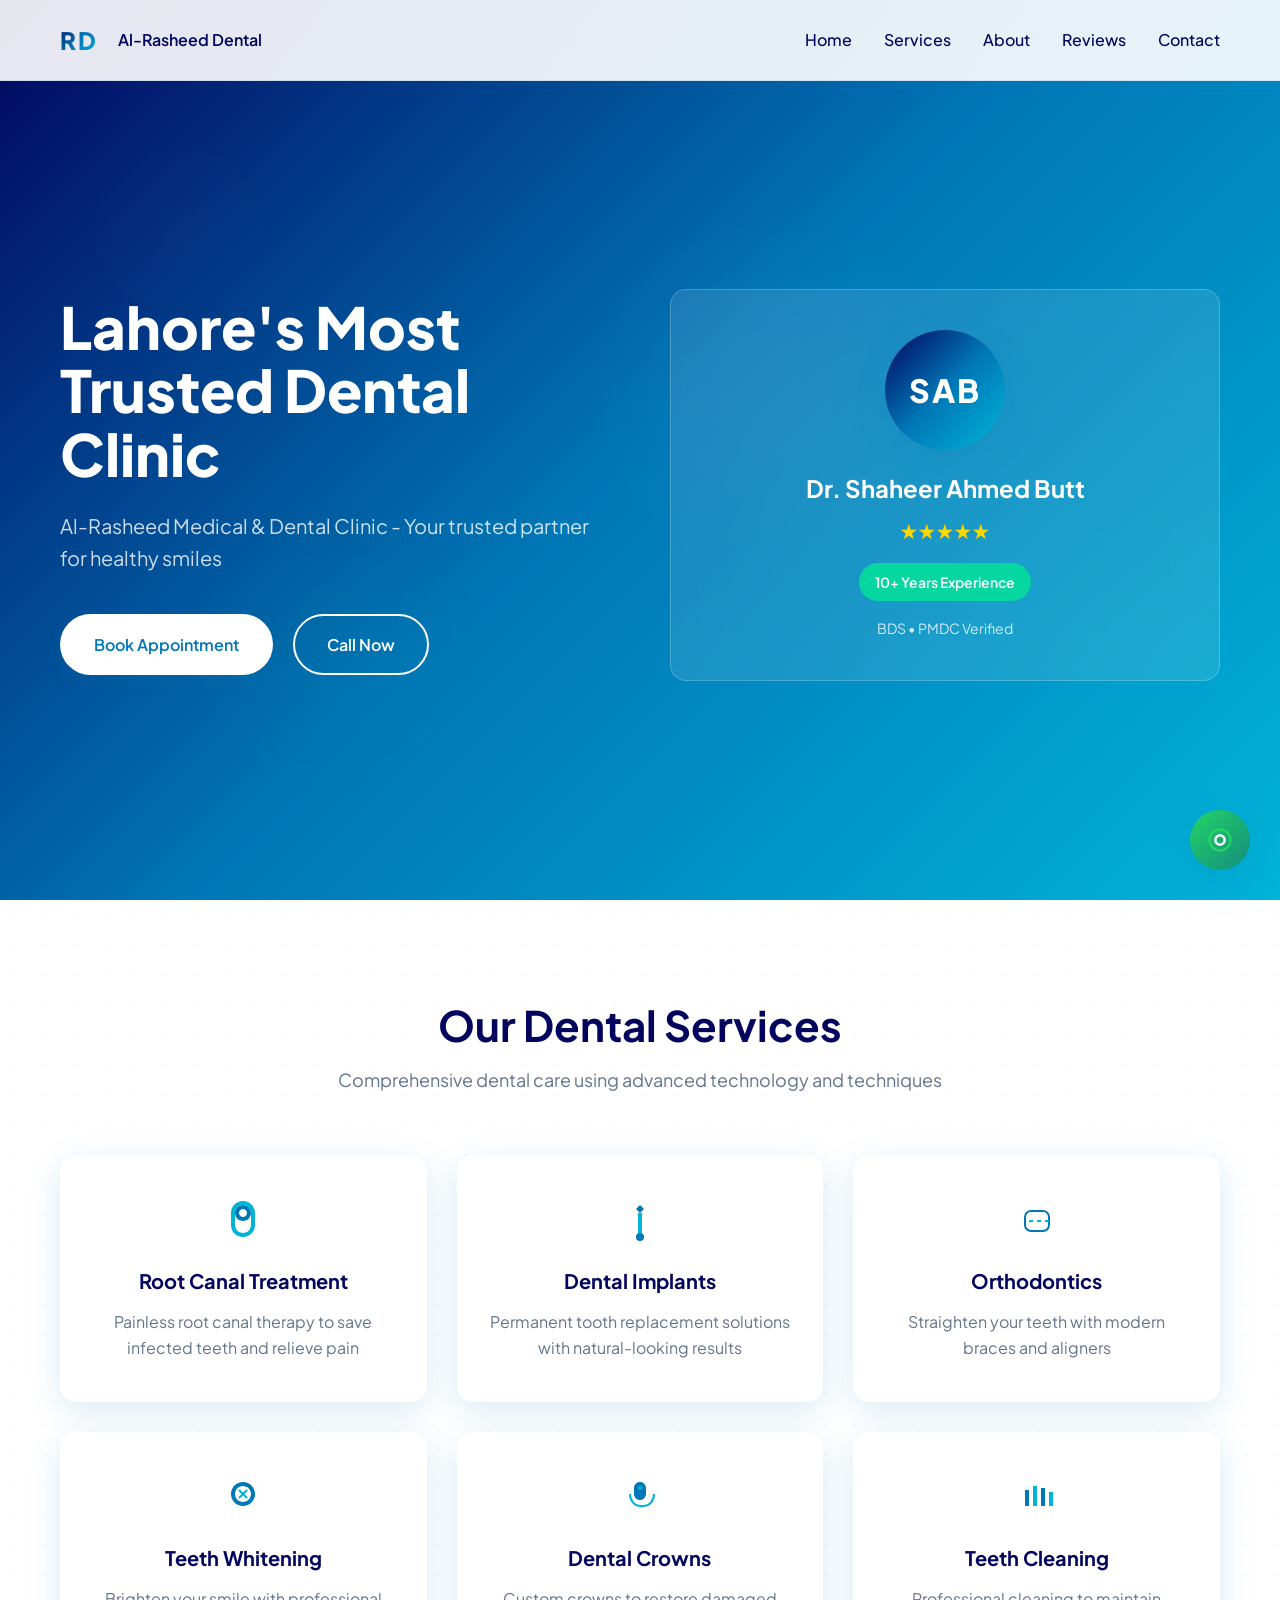
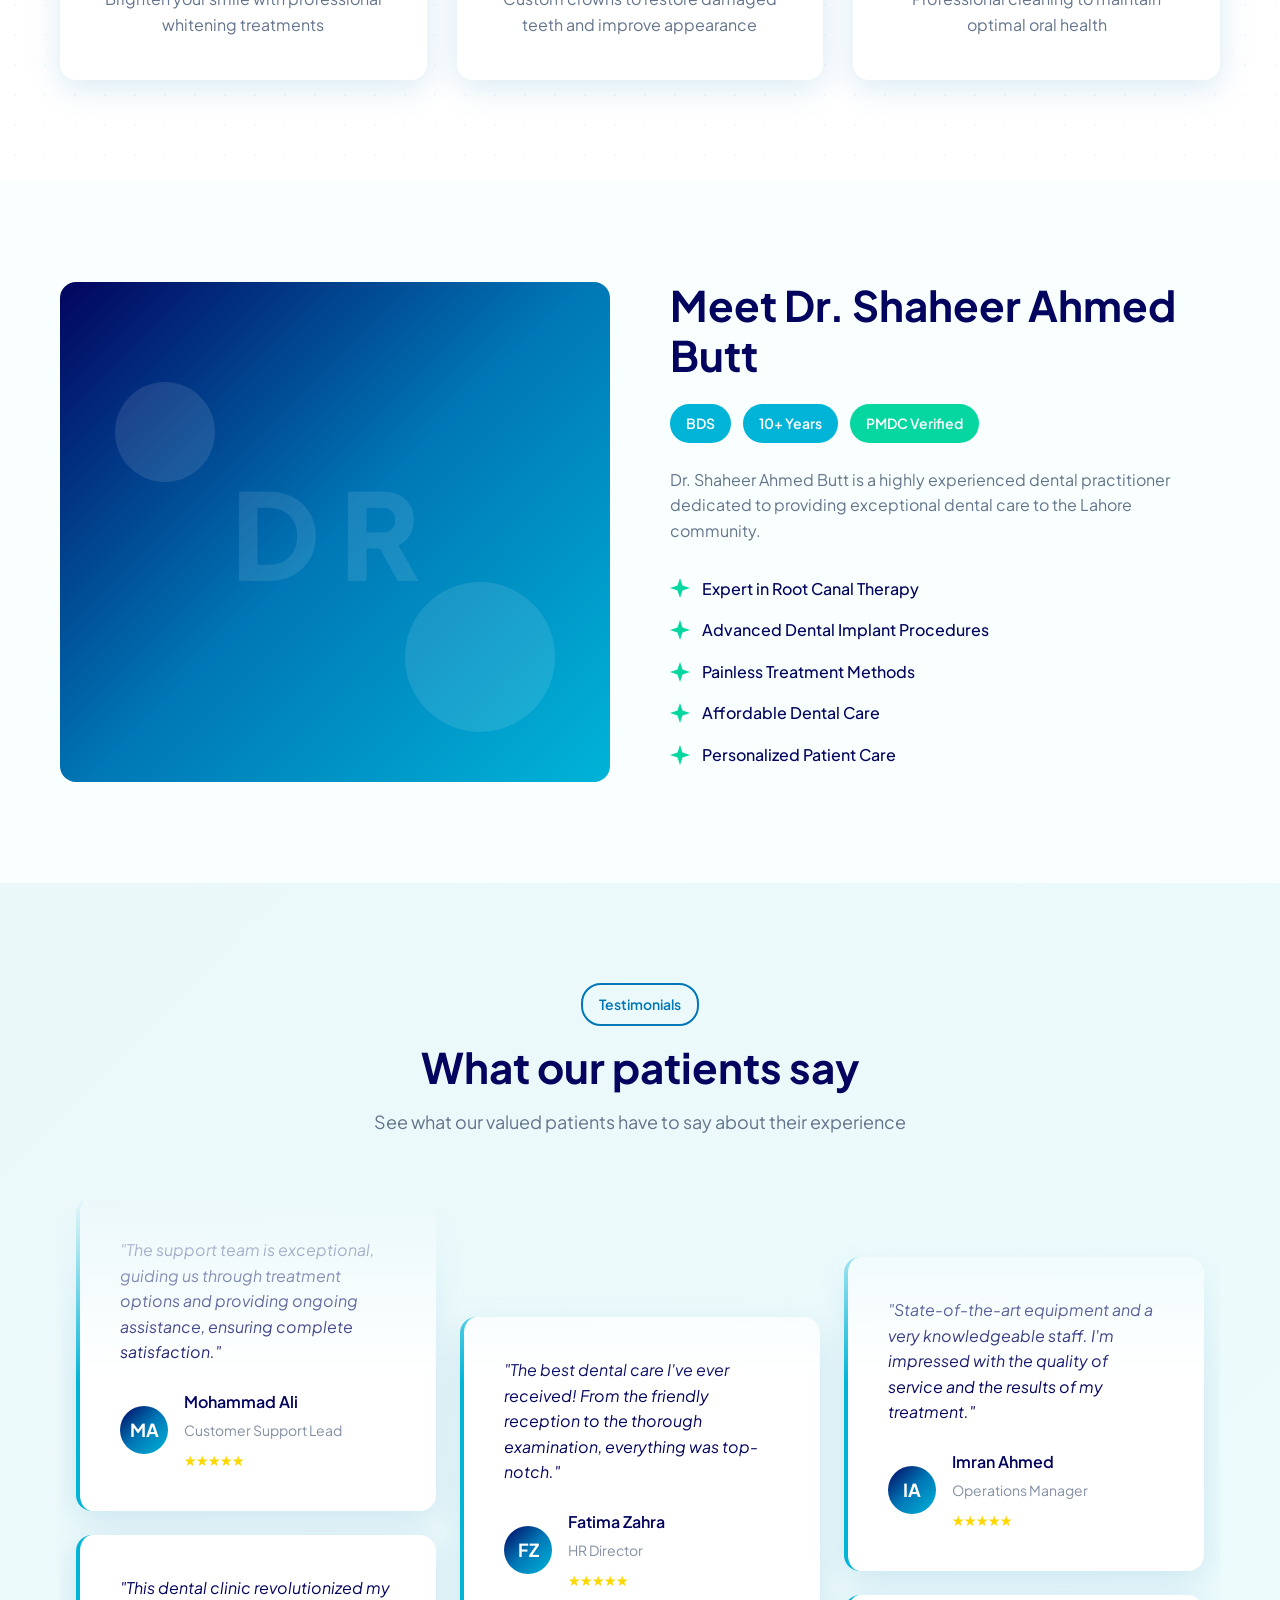
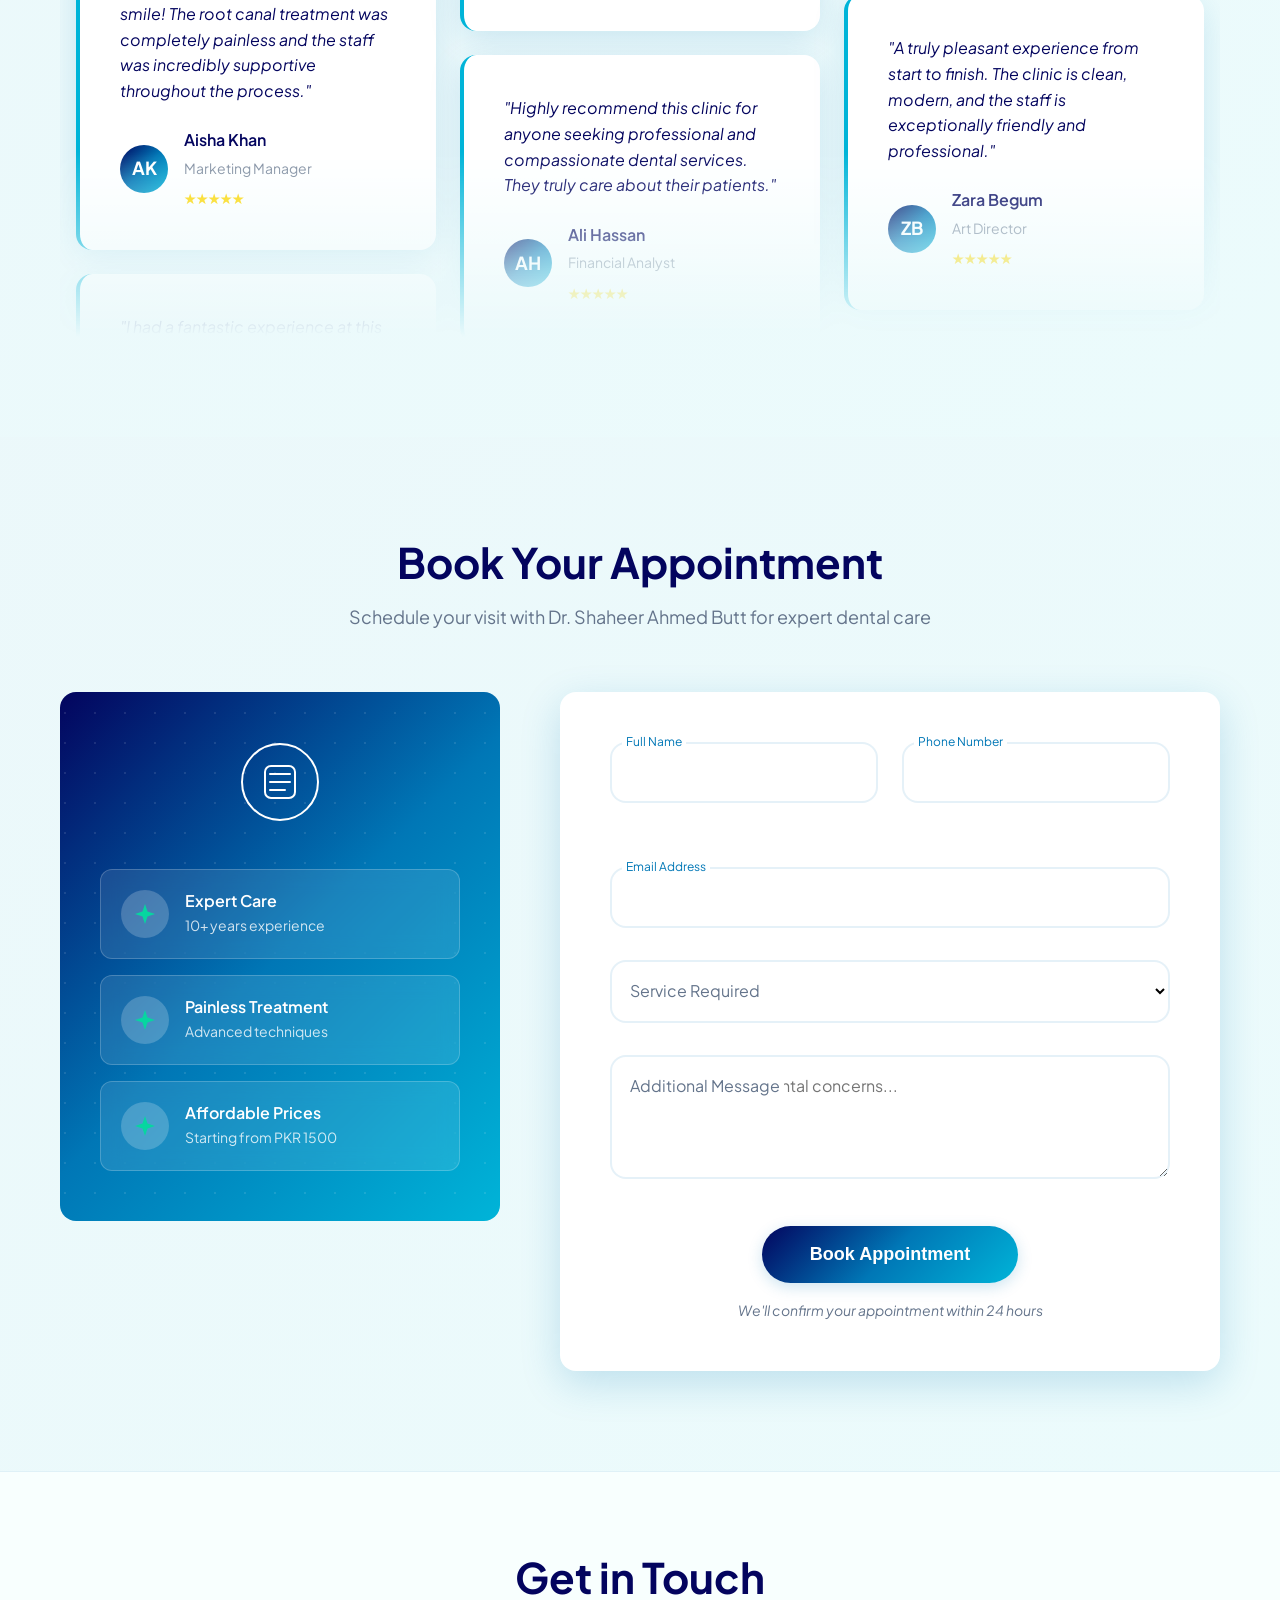
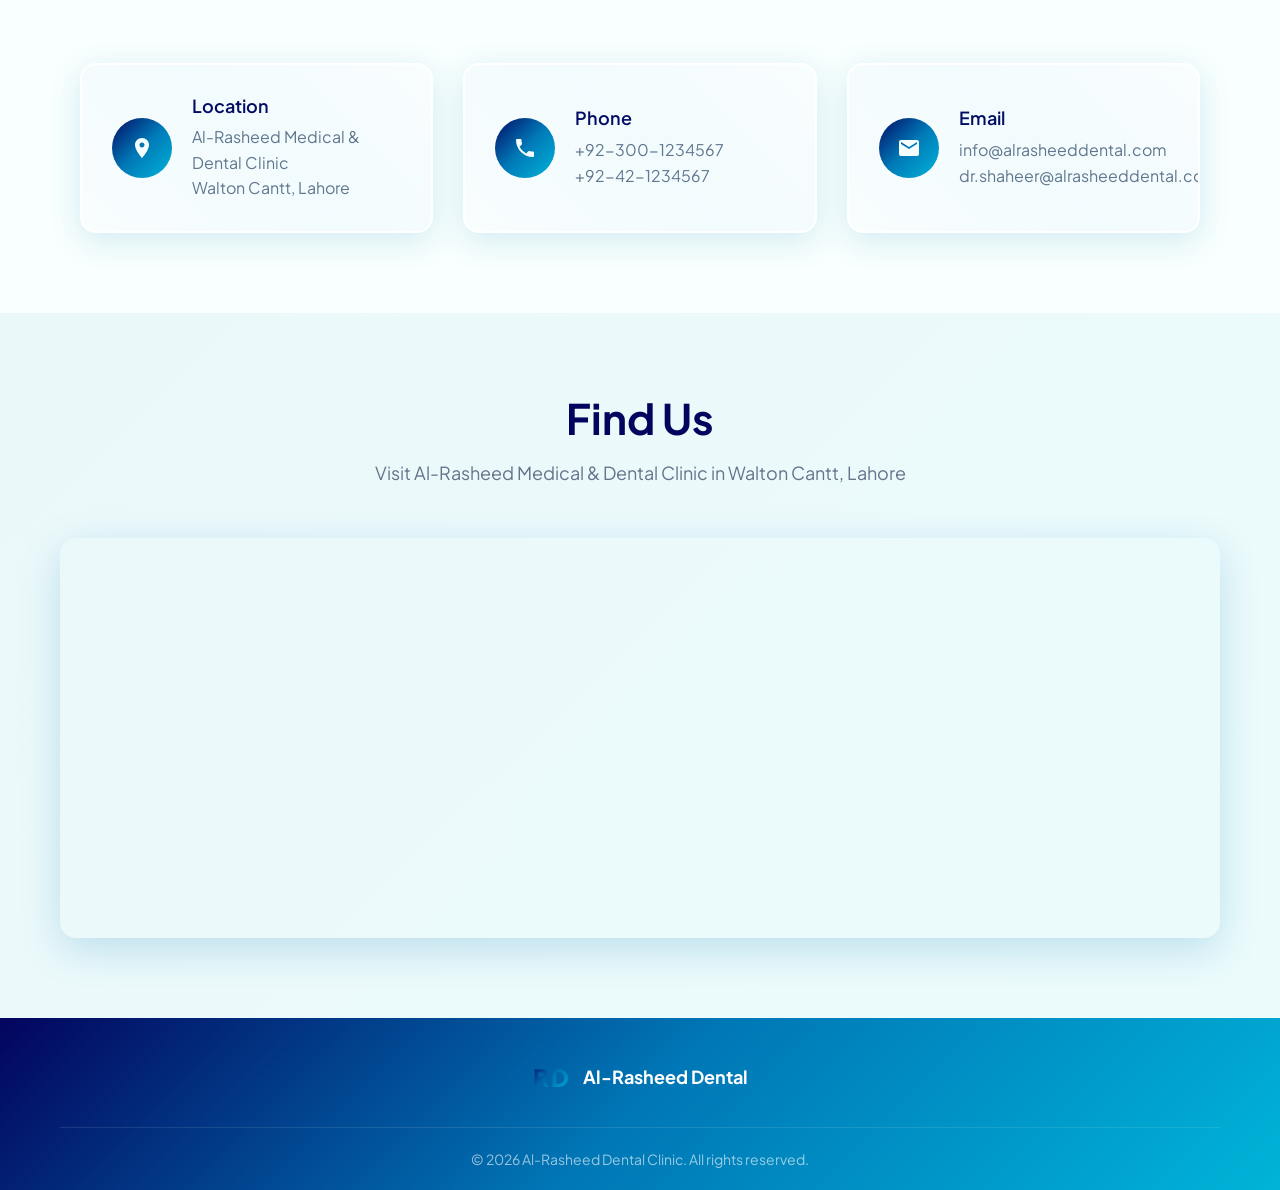
<file: index.html>
<!DOCTYPE html>
<html lang="en">
<head>
    <meta charset="UTF-8">
    <meta name="viewport" content="width=device-width, initial-scale=1.0">
    <title>Al-Rasheed Dental Clinic Lahore | Dr. Shaheer Ahmed Butt | Root Canal, Implants & More</title>
    <meta name="description" content="Visit Al-Rasheed Medical & Dental Clinic in Walton Cantt, Lahore. Expert dental care by Dr. Shaheer Ahmed Butt – BDS, 10 years experience. Book your appointment today.">
    
    <!-- Open Graph Tags -->
    <meta property="og:title" content="Al-Rasheed Dental Clinic Lahore | Dr. Shaheer Ahmed Butt | Root Canal, Implants & More">
    <meta property="og:description" content="Visit Al-Rasheed Medical & Dental Clinic in Walton Cantt, Lahore. Expert dental care by Dr. Shaheer Ahmed Butt – BDS, 10 years experience. Book your appointment today.">
    <meta property="og:type" content="website">
    <meta property="og:url" content="https://alrasheeddentalclinic.com">
    
    <!-- Canonical URL -->
    <link rel="canonical" href="https://alrasheeddentalclinic.com">
    
    <!-- Google Fonts -->
    <link rel="preconnect" href="https://fonts.googleapis.com">
    <link rel="preconnect" href="https://fonts.gstatic.com" crossorigin>
    <link href="https://fonts.googleapis.com/css2?family=Plus+Jakarta+Sans:wght@400;500;600;700;800&display=swap" rel="stylesheet">
    
    <!-- CSS -->
    <link rel="stylesheet" href="style.css">
    
    <!-- LocalBusiness Schema -->
    <script type="application/ld+json">
    {
        "@context": "https://schema.org",
        "@type": "LocalBusiness",
        "name": "Al-Rasheed Medical & Dental Clinic",
        "doctor": "Dr. Shaheer Ahmed Butt",
        "address": {
            "@type": "PostalAddress",
            "streetAddress": "Walton Cantt",
            "addressLocality": "Lahore",
            "addressCountry": "Pakistan"
        },
        "telephone": "+92-300-1234567",
        "openingHours": "Mo-Sa 18:00-22:00",
        "priceRange": "PKR 1500",
        "geo": {
            "@type": "GeoCoordinates",
            "latitude": 31.486631,
            "longitude": 74.3774405
        },
        "specialty": "Dental Care",
        "description": "Expert dental care services including root canal, implants, and general dentistry"
    }
    </script>
</head>
<body>
    <!-- Sticky Navbar -->
    <header class="navbar">
        <nav class="nav-container">
            <div class="nav-logo">
                <div class="logo-text">RD</div>
                <span class="logo-text-full">Al-Rasheed Dental</span>
            </div>
            <ul class="nav-links">
                <li><a href="#home" class="nav-link">Home</a></li>
                <li><a href="#services" class="nav-link">Services</a></li>
                <li><a href="#about" class="nav-link">About</a></li>
                <li><a href="#reviews" class="nav-link">Reviews</a></li>
                <li><a href="#contact" class="nav-link">Contact</a></li>
            </ul>
            <button class="mobile-menu-toggle" aria-label="Toggle mobile menu">
                <span></span>
                <span></span>
                <span></span>
            </button>
        </nav>
    </header>

    <!-- Mobile Menu -->
    <div class="mobile-menu-overlay"></div>
    <div class="mobile-menu">
        <button class="mobile-menu-close" aria-label="Close mobile menu">✕</button>
        <nav class="mobile-menu-nav">
            <ul>
                <li><a href="#home" class="nav-link">Home</a></li>
                <li><a href="#services" class="nav-link">Services</a></li>
                <li><a href="#about" class="nav-link">About</a></li>
                <li><a href="#reviews" class="nav-link">Reviews</a></li>
                <li><a href="#contact" class="nav-link">Contact</a></li>
            </ul>
        </nav>
    </div>

    <main>
        <!-- Hero Section -->
        <section id="home" class="hero">
            <div class="hero-bg-shapes">
                <div class="shape shape-1"></div>
                <div class="shape shape-2"></div>
                <div class="shape shape-3"></div>
                <div class="shape shape-4"></div>
            </div>
            <div class="hero-container">
                <div class="hero-content">
                    <h1 class="hero-title">Lahore's Most Trusted Dental Clinic</h1>
                    <p class="hero-subtitle">Al-Rasheed Medical & Dental Clinic - Your trusted partner for healthy smiles</p>
                    <div class="hero-cta">
                        <a href="#contact" class="btn btn-primary">Book Appointment</a>
                        <a href="tel:+923001234567" class="btn btn-secondary">Call Now</a>
                    </div>
                </div>
                <div class="hero-doctor-card">
                    <div class="doctor-avatar">
                        <span class="doctor-initials">SAB</span>
                    </div>
                    <h3>Dr. Shaheer Ahmed Butt</h3>
                    <div class="doctor-rating">
                        <span class="star">★★★★★</span>
                    </div>
                    <div class="experience-badge">10+ Years Experience</div>
                    <p class="doctor-credentials">BDS • PMDC Verified</p>
                </div>
            </div>
        </section>

        
        <!-- Services Section -->
        <section id="services" class="services">
            <div class="container">
                <div class="section-header">
                    <h2 class="section-title">Our Dental Services</h2>
                    <p class="section-subtitle">Comprehensive dental care using advanced technology and techniques</p>
                </div>
                <div class="services-grid">
                    <div class="service-card">
                        <div class="service-icon">
                            <svg width="48" height="48" viewBox="0 0 48 48" fill="none" xmlns="http://www.w3.org/2000/svg">
                                <path d="M24 8C19.58 8 16 11.58 16 16C16 20.42 19.58 24 24 24C28.42 24 32 20.42 32 16C32 11.58 28.42 8 24 8ZM24 20C21.79 20 20 18.21 20 16C20 13.79 21.79 12 24 12C26.21 12 28 13.79 28 16C28 18.21 26.21 20 24 20Z" fill="#0077B6"/>
                                <path d="M24 4C17.37 4 12 9.37 12 16V28C12 34.63 17.37 40 24 40C30.63 40 36 34.63 36 28V16C36 9.37 30.63 4 24 4ZM32 28C32 32.41 28.41 36 24 36C19.59 36 16 32.41 16 28V16C16 11.59 19.59 8 24 8C28.41 8 32 11.59 32 16V28Z" fill="#00B4D8"/>
                            </svg>
                        </div>
                        <h3>Root Canal Treatment</h3>
                        <p>Painless root canal therapy to save infected teeth and relieve pain</p>
                    </div>
                    <div class="service-card">
                        <div class="service-icon">
                            <svg width="48" height="48" viewBox="0 0 48 48" fill="none" xmlns="http://www.w3.org/2000/svg">
                                <path d="M24 8L20 12L24 16L28 12L24 8Z" fill="#0077B6"/>
                                <rect x="22" y="16" width="4" height="20" fill="#00B4D8"/>
                                <circle cx="24" cy="40" r="4" fill="#0077B6"/>
                            </svg>
                        </div>
                        <h3>Dental Implants</h3>
                        <p>Permanent tooth replacement solutions with natural-looking results</p>
                    </div>
                    <div class="service-card">
                        <div class="service-icon">
                            <svg width="48" height="48" viewBox="0 0 48 48" fill="none" xmlns="http://www.w3.org/2000/svg">
                                <path d="M12 20C12 16.69 14.69 14 18 14H30C33.31 14 36 16.69 36 20V28C36 31.31 33.31 34 30 34H18C14.69 34 12 31.31 12 28V20Z" fill="none" stroke="#0077B6" stroke-width="2"/>
                                <path d="M16 24H20M24 24H28M32 24H36" stroke="#00B4D8" stroke-width="2"/>
                            </svg>
                        </div>
                        <h3>Orthodontics</h3>
                        <p>Straighten your teeth with modern braces and aligners</p>
                    </div>
                    <div class="service-card">
                        <div class="service-icon">
                            <svg width="48" height="48" viewBox="0 0 48 48" fill="none" xmlns="http://www.w3.org/2000/svg">
                                <path d="M24 8C17.37 8 12 13.37 12 20C12 26.63 17.37 32 24 32C30.63 32 36 26.63 36 20C36 13.37 30.63 8 24 8ZM24 28C19.59 28 16 24.41 16 20C16 15.59 19.59 12 24 12C28.41 12 32 15.59 32 20C32 24.41 28.41 28 24 28Z" fill="#0077B6"/>
                                <path d="M20 16L28 24M28 16L20 24" stroke="#00B4D8" stroke-width="2"/>
                            </svg>
                        </div>
                        <h3>Teeth Whitening</h3>
                        <p>Brighten your smile with professional whitening treatments</p>
                    </div>
                    <div class="service-card">
                        <div class="service-icon">
                            <svg width="48" height="48" viewBox="0 0 48 48" fill="none" xmlns="http://www.w3.org/2000/svg">
                                <path d="M24 8C20.69 8 18 10.69 18 14V20C18 23.31 20.69 26 24 26C27.31 26 30 23.31 30 20V14C30 10.69 27.31 8 24 8Z" fill="#0077B6"/>
                                <path d="M14 20C14 26.63 18.37 32 25 32H27C33.63 32 38 26.63 38 20" stroke="#00B4D8" stroke-width="2"/>
                                <circle cx="24" cy="14" r="2" fill="#00B4D8"/>
                            </svg>
                        </div>
                        <h3>Dental Crowns</h3>
                        <p>Custom crowns to restore damaged teeth and improve appearance</p>
                    </div>
                    <div class="service-card">
                        <div class="service-icon">
                            <svg width="48" height="48" viewBox="0 0 48 48" fill="none" xmlns="http://www.w3.org/2000/svg">
                                <rect x="12" y="16" width="4" height="16" fill="#0077B6"/>
                                <rect x="20" y="12" width="4" height="20" fill="#00B4D8"/>
                                <rect x="28" y="14" width="4" height="18" fill="#0077B6"/>
                                <rect x="36" y="18" width="4" height="14" fill="#00B4D8"/>
                            </svg>
                        </div>
                        <h3>Teeth Cleaning</h3>
                        <p>Professional cleaning to maintain optimal oral health</p>
                    </div>
                </div>
            </div>
        </section>

        <!-- About Section -->
        <section id="about" class="about">
            <div class="container">
                <div class="about-grid">
                    <div class="about-visual">
                        <div class="dr-text">
                            <span class="dr-initial">DR</span>
                        </div>
                        <div class="about-shapes">
                            <div class="about-shape shape-1"></div>
                            <div class="about-shape shape-2"></div>
                        </div>
                    </div>
                    <div class="about-content">
                        <h2>Meet Dr. Shaheer Ahmed Butt</h2>
                        <div class="credentials-badges">
                            <span class="badge">BDS</span>
                            <span class="badge">10+ Years</span>
                            <span class="badge badge-success">PMDC Verified</span>
                        </div>
                        <p>Dr. Shaheer Ahmed Butt is a highly experienced dental practitioner dedicated to providing exceptional dental care to the Lahore community.</p>
                        <ul class="about-highlights">
                            <li>
                                <svg width="20" height="20" viewBox="0 0 20 20" fill="none" xmlns="http://www.w3.org/2000/svg">
                                    <path d="M10 0L12.5 7.5L20 10L12.5 12.5L10 20L7.5 12.5L0 10L7.5 7.5L10 0Z" fill="#06D6A0"/>
                                </svg>
                                Expert in Root Canal Therapy
                            </li>
                            <li>
                                <svg width="20" height="20" viewBox="0 0 20 20" fill="none" xmlns="http://www.w3.org/2000/svg">
                                    <path d="M10 0L12.5 7.5L20 10L12.5 12.5L10 20L7.5 12.5L0 10L7.5 7.5L10 0Z" fill="#06D6A0"/>
                                </svg>
                                Advanced Dental Implant Procedures
                            </li>
                            <li>
                                <svg width="20" height="20" viewBox="0 0 20 20" fill="none" xmlns="http://www.w3.org/2000/svg">
                                    <path d="M10 0L12.5 7.5L20 10L12.5 12.5L10 20L7.5 12.5L0 10L7.5 7.5L10 0Z" fill="#06D6A0"/>
                                </svg>
                                Painless Treatment Methods
                            </li>
                            <li>
                                <svg width="20" height="20" viewBox="0 0 20 20" fill="none" xmlns="http://www.w3.org/2000/svg">
                                    <path d="M10 0L12.5 7.5L20 10L12.5 12.5L10 20L7.5 12.5L0 10L7.5 7.5L10 0Z" fill="#06D6A0"/>
                                </svg>
                                Affordable Dental Care
                            </li>
                            <li>
                                <svg width="20" height="20" viewBox="0 0 20 20" fill="none" xmlns="http://www.w3.org/2000/svg">
                                    <path d="M10 0L12.5 7.5L20 10L12.5 12.5L10 20L7.5 12.5L0 10L7.5 7.5L10 0Z" fill="#06D6A0"/>
                                </svg>
                                Personalized Patient Care
                            </li>
                        </ul>
                    </div>
                </div>
            </div>
        </section>

        <!-- Google Reviews Section -->
        <section id="reviews" class="reviews">
            <div class="container">
                <div class="section-header">
                    <div class="section-badge">Testimonials</div>
                    <h2 class="section-title">What our patients say</h2>
                    <p class="section-subtitle">See what our valued patients have to say about their experience</p>
                </div>
                
                <div class="testimonials-container">
                    <div class="testimonials-column" data-duration="15">
                        <div class="testimonials-track">
                            <!-- Testimonials will be dynamically inserted here -->
                        </div>
                    </div>
                    <div class="testimonials-column" data-duration="19">
                        <div class="testimonials-track">
                            <!-- Testimonials will be dynamically inserted here -->
                        </div>
                    </div>
                    <div class="testimonials-column" data-duration="17">
                        <div class="testimonials-track">
                            <!-- Testimonials will be dynamically inserted here -->
                        </div>
                    </div>
                </div>
            </div>
        </section>

        <!-- Contact Section -->
        <section id="contact" class="contact">
            <div class="container">
                <div class="contact-header">
                    <h2>Book Your Appointment</h2>
                    <p>Schedule your visit with Dr. Shaheer Ahmed Butt for expert dental care</p>
                </div>
                <div class="appointment-container">
                    <div class="appointment-visual">
                        <div class="appointment-icon">
                            <svg width="80" height="80" viewBox="0 0 80 80" fill="none" xmlns="http://www.w3.org/2000/svg">
                                <circle cx="40" cy="40" r="38" stroke="white" stroke-width="2"/>
                                <path d="M25 30C25 26.68 27.68 24 31 24H49C52.32 24 55 26.68 55 30V50C55 53.32 52.32 56 49 56H31C27.68 56 25 53.32 25 50V30Z" fill="none" stroke="white" stroke-width="2"/>
                                <path d="M30 32H50M30 40H50M30 48H45" stroke="white" stroke-width="2" stroke-linecap="round"/>
                            </svg>
                        </div>
                        <div class="appointment-benefits">
                            <div class="benefit-item">
                                <div class="benefit-icon">
                                    <svg width="24" height="24" viewBox="0 0 24 24" fill="none" xmlns="http://www.w3.org/2000/svg">
                                        <path d="M12 2L14.5 9.5L22 12L14.5 14.5L12 22L9.5 14.5L2 12L9.5 9.5L12 2Z" fill="#06D6A0"/>
                                    </svg>
                                </div>
                                <div class="benefit-text">
                                    <h4>Expert Care</h4>
                                    <p>10+ years experience</p>
                                </div>
                            </div>
                            <div class="benefit-item">
                                <div class="benefit-icon">
                                    <svg width="24" height="24" viewBox="0 0 24 24" fill="none" xmlns="http://www.w3.org/2000/svg">
                                        <path d="M12 2L14.5 9.5L22 12L14.5 14.5L12 22L9.5 14.5L2 12L9.5 9.5L12 2Z" fill="#06D6A0"/>
                                    </svg>
                                </div>
                                <div class="benefit-text">
                                    <h4>Painless Treatment</h4>
                                    <p>Advanced techniques</p>
                                </div>
                            </div>
                            <div class="benefit-item">
                                <div class="benefit-icon">
                                    <svg width="24" height="24" viewBox="0 0 24 24" fill="none" xmlns="http://www.w3.org/2000/svg">
                                        <path d="M12 2L14.5 9.5L22 12L14.5 14.5L12 22L9.5 14.5L2 12L9.5 9.5L12 2Z" fill="#06D6A0"/>
                                    </svg>
                                </div>
                                <div class="benefit-text">
                                    <h4>Affordable Prices</h4>
                                    <p>Starting from PKR 1500</p>
                                </div>
                            </div>
                        </div>
                    </div>
                    <div class="appointment-form-wrapper">
                        <form id="appointmentForm" class="appointment-form">
                            <div class="form-row">
                                <div class="form-group">
                                    <input type="text" id="name" name="name" required>
                                    <label for="name">Full Name</label>
                                </div>
                                <div class="form-group">
                                    <input type="tel" id="phone" name="phone" required>
                                    <label for="phone">Phone Number</label>
                                </div>
                            </div>
                            <div class="form-group">
                                <input type="email" id="email" name="email" required>
                                <label for="email">Email Address</label>
                            </div>
                            <div class="form-group">
                                <select id="service" name="service" required>
                                    <option value="">Select Service</option>
                                    <option value="root-canal">Root Canal Treatment</option>
                                    <option value="implants">Dental Implants</option>
                                    <option value="orthodontics">Orthodontics</option>
                                    <option value="whitening">Teeth Whitening</option>
                                    <option value="crowns">Dental Crowns</option>
                                    <option value="cleaning">Teeth Cleaning</option>
                                </select>
                                <label for="service">Service Required</label>
                            </div>
                            <div class="form-group">
                                <textarea id="message" name="message" rows="4" placeholder="Tell us about your dental concerns..."></textarea>
                                <label for="message">Additional Message</label>
                            </div>
                            <div class="form-actions">
                                <button type="submit" class="btn btn-primary btn-large">Book Appointment</button>
                                <p class="form-note">We'll confirm your appointment within 24 hours</p>
                            </div>
                        </form>
                    </div>
                </div>
            </div>
        </section>

        <!-- Contact Info Section -->
        <section class="contact-info-section">
            <div class="container">
                <div class="contact-header">
                    <h2>Get in Touch</h2>
                </div>
                <div class="contact-info-cards">
                    <a href="https://maps.google.com/?q=Al-Rasheed+Medical+Dental+Clinic+Walton+Cantt+Lahore" target="_blank" class="contact-info-card">
                        <div class="contact-info-icon">
                            <svg width="24" height="24" viewBox="0 0 24 24" fill="none" xmlns="http://www.w3.org/2000/svg">
                                <path d="M12 2C8.13 2 5 5.13 5 9C5 14.25 12 22 12 22S19 14.25 19 9C19 5.13 15.87 2 12 2ZM12 11.5C10.62 11.5 9.5 10.38 9.5 9S10.62 6.5 12 6.5S14.5 7.62 14.5 9S13.38 11.5 12 11.5Z" fill="white"/>
                            </svg>
                        </div>
                        <div class="contact-info-content">
                            <h4>Location</h4>
                            <p>Al-Rasheed Medical & Dental Clinic<br>Walton Cantt, Lahore</p>
                        </div>
                    </a>
                    <a href="tel:+923001234567" class="contact-info-card">
                        <div class="contact-info-icon">
                            <svg width="24" height="24" viewBox="0 0 24 24" fill="none" xmlns="http://www.w3.org/2000/svg">
                                <path d="M6.62 10.79C8.06 13.62 10.38 15.94 13.21 17.38L15.41 15.18C15.69 14.9 16.08 14.82 16.43 14.93C17.55 15.3 18.75 15.5 20 15.5C20.55 15.5 21 15.95 21 16.5V20C21 20.55 20.55 21 20 21C10.61 21 3 13.39 3 4C3 3.45 3.45 3 4 3H7.5C8.05 3 8.5 3.45 8.5 4C8.5 5.25 8.7 6.45 9.07 7.57C9.18 7.92 9.1 8.31 8.82 8.59L6.62 10.79Z" fill="white"/>
                            </svg>
                        </div>
                        <div class="contact-info-content">
                            <h4>Phone</h4>
                            <p>+92-300-1234567<br>+92-42-1234567</p>
                        </div>
                    </a>
                    <a href="mailto:info@alrasheeddental.com" class="contact-info-card">
                        <div class="contact-info-icon">
                            <svg width="24" height="24" viewBox="0 0 24 24" fill="none" xmlns="http://www.w3.org/2000/svg">
                                <path d="M20 4H4C2.9 4 2 4.9 2 6V18C2 19.1 2.9 20 4 20H20C21.1 20 22 19.1 22 18V6C22 4.9 21.1 4 20 4ZM20 8L12 13L4 8V6L12 11L20 6V8Z" fill="white"/>
                            </svg>
                        </div>
                        <div class="contact-info-content">
                            <h4>Email</h4>
                            <p>info@alrasheeddental.com<br>dr.shaheer@alrasheeddental.com</p>
                        </div>
                    </a>
                </div>
            </div>
        </section>
    </main>

    <!-- Location Section -->
    <section class="location-section">
        <div class="container">
            <div class="location-header">
                <h2>Find Us</h2>
                <p>Visit Al-Rasheed Medical & Dental Clinic in Walton Cantt, Lahore</p>
            </div>
            <div class="map-container">
                <iframe 
                    src="https://www.google.com/maps/embed?pb=!1m18!1m12!1m3!1d3402.9666369!2d74.3774405!3d31.486631!2m3!1f0!2f0!3f0!3m2!1i1024!2i768!4f13.1!3m3!1m2!1s0x0%3A0x0!2zMzHCsDI5JzE5LjkiTiA3NMKwMjInNDcuOCJF!5e0!3m2!1sen!2s!4v1234567890" 
                    width="100%" 
                    height="400" 
                    style="border:0; border-radius: 16px;" 
                    allowfullscreen="" 
                    loading="lazy">
                </iframe>
            </div>
        </div>
    </section>

    <!-- Footer -->
    <footer class="footer">
        <div class="container">
            <div class="footer-content">
                <div class="footer-logo">
                    <div class="logo-text">RD</div>
                    <span class="footer-logo-text">Al-Rasheed Dental</span>
                </div>
            </div>
            <div class="footer-bottom">
                <p>&copy; 2026 Al-Rasheed Dental Clinic. All rights reserved.</p>
            </div>
        </div>
    </footer>

    <!-- Back to Top Button -->
    <button class="back-to-top" id="backToTop" title="Back to top">
        <svg width="24" height="24" viewBox="0 0 24 24" fill="none" xmlns="http://www.w3.org/2000/svg">
            <path d="M7 14L12 9L17 14" stroke="white" stroke-width="2" stroke-linecap="round" stroke-linejoin="round"/>
        </svg>
    </button>

    <!-- WhatsApp Button -->
    <a href="https://wa.me/923360434394" target="_blank" class="whatsapp-btn" title="Chat on WhatsApp">
        <svg width="24" height="24" viewBox="0 0 24 24" fill="none" xmlns="http://www.w3.org/2000/svg">
            <path d="M12 2C6.48 2 2 6.48 2 12C2 17.52 6.48 22 12 22C17.52 22 22 17.52 22 12C22 6.48 17.52 2 12 2ZM12 20C7.59 20 4 16.41 4 12C4 7.59 7.59 4 12 4C16.41 4 20 7.59 20 12C20 16.41 16.41 20 12 20Z" fill="#25D366"/>
            <path d="M12 7C9.24 7 7 9.24 7 12C7 14.76 9.24 17 12 17C14.76 17 17 14.76 17 12C17 9.24 14.76 7 12 7ZM12 15C10.34 15 9 13.66 9 12C9 10.34 10.34 9 12 9C13.66 9 15 10.34 15 12C15 13.66 13.66 15 12 15Z" fill="white"/>
        </svg>
    </a>

    <!-- JavaScript -->
    <script src="script.js"></script>
</body>
</html>
</file>
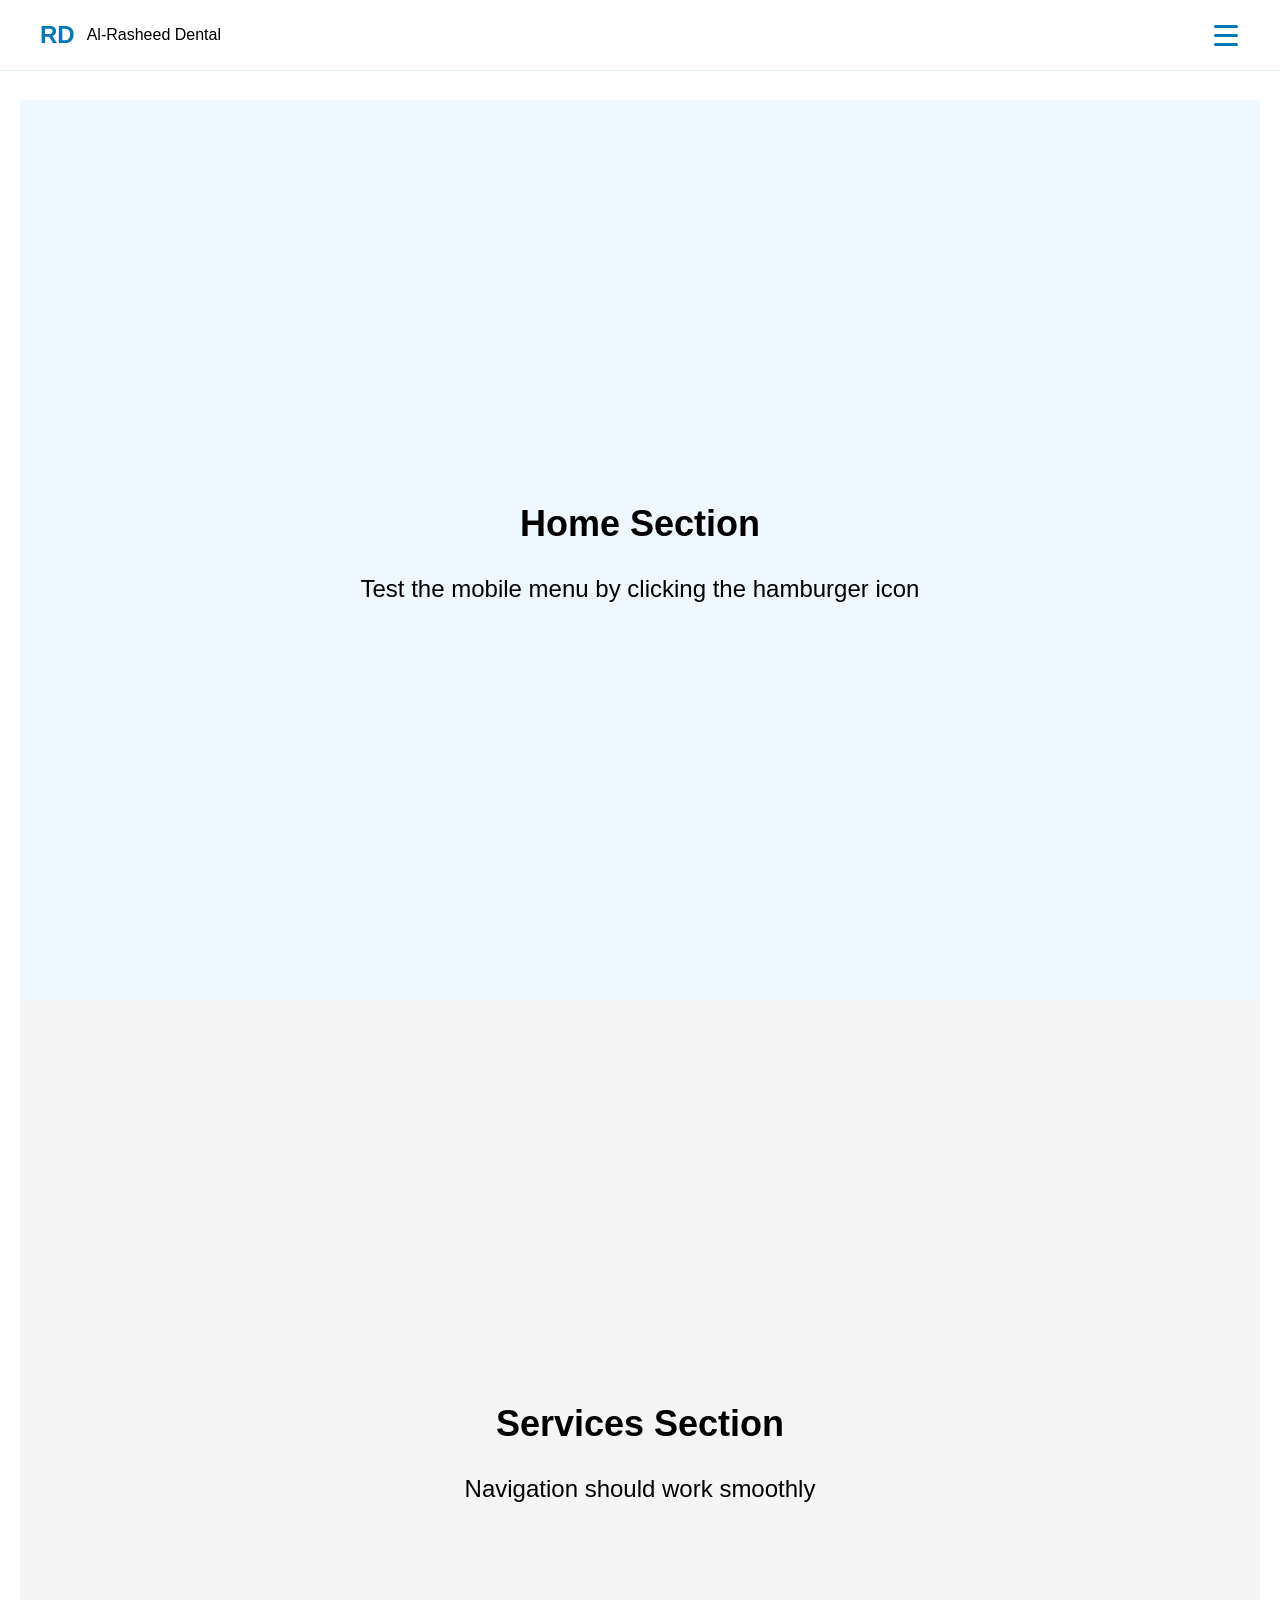
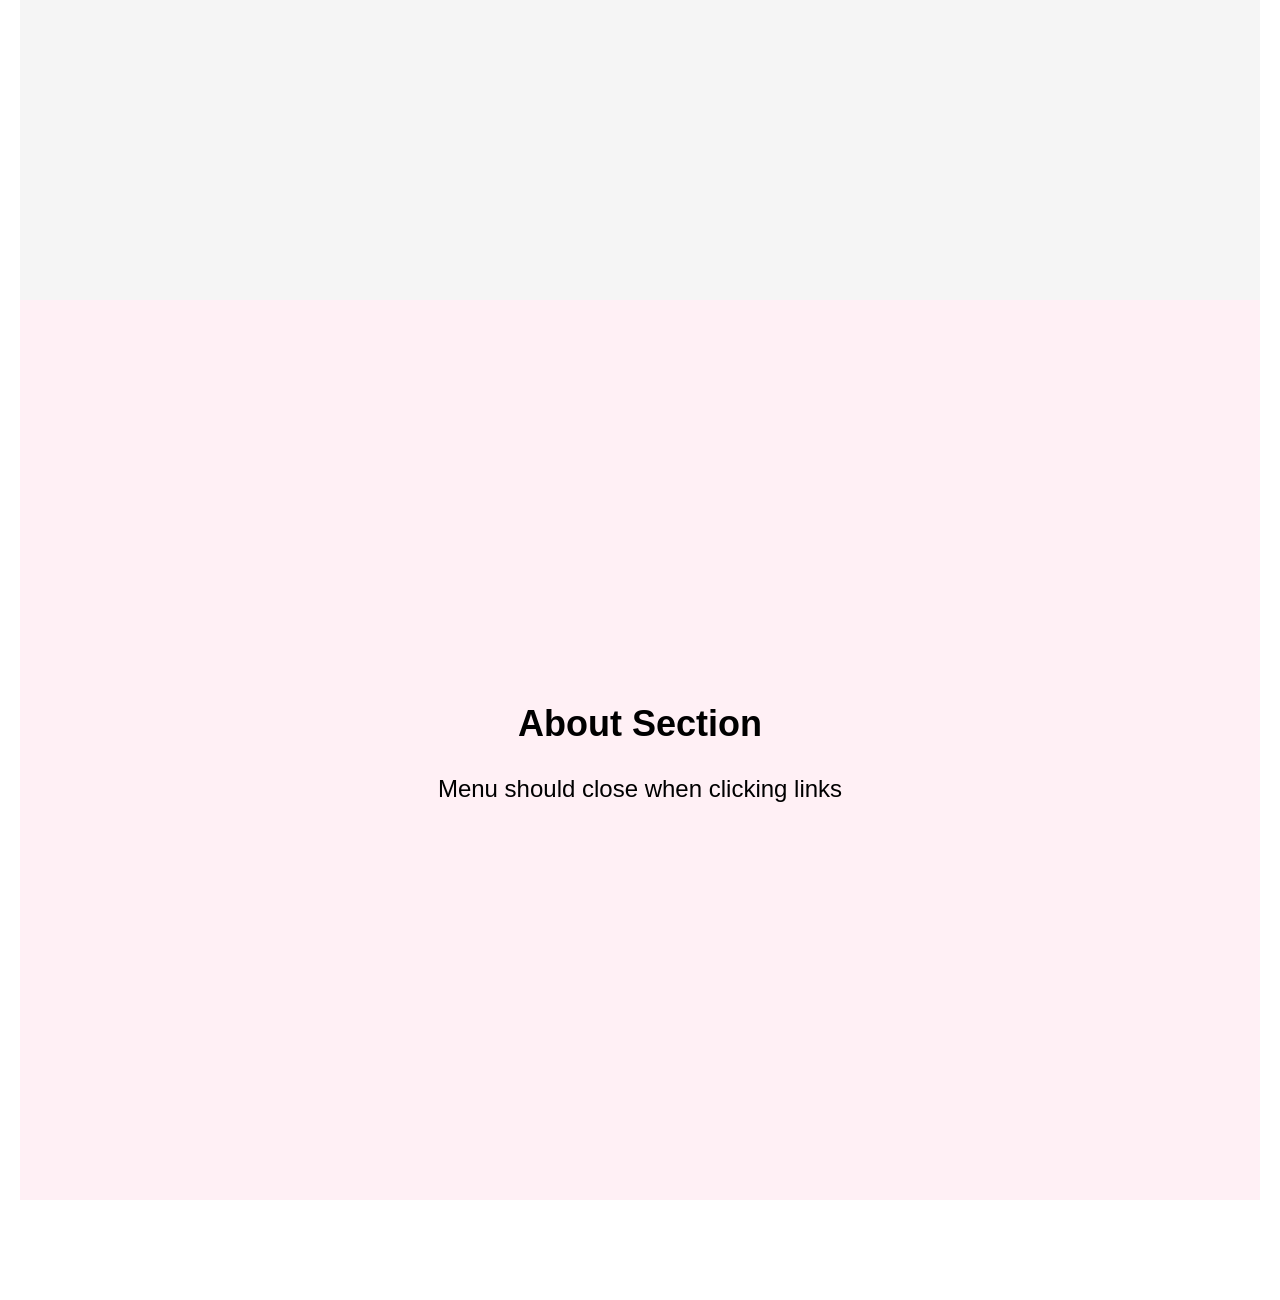
<file: test.html>
<!DOCTYPE html>
<html lang="en">
<head>
    <meta charset="UTF-8">
    <meta name="viewport" content="width=device-width, initial-scale=1.0">
    <title>Mobile Menu Test</title>
    <style>
        body {
            margin: 0;
            font-family: Arial, sans-serif;
        }
        
        .navbar {
            position: fixed;
            top: 0;
            width: 100%;
            z-index: 1003;
            background: rgba(255, 255, 255, 0.9);
            border-bottom: 1px solid rgba(0, 119, 182, 0.1);
            height: 70px;
        }
        
        .nav-container {
            max-width: 1200px;
            margin: 0 auto;
            padding: 0 20px;
            display: flex;
            justify-content: space-between;
            align-items: center;
            height: 70px;
            position: relative;
        }
        
        .nav-logo {
            display: flex;
            align-items: center;
            gap: 12px;
        }
        
        .logo-text {
            font-size: 24px;
            font-weight: 800;
            color: #0077B6;
        }
        
        .nav-links {
            display: none;
        }
        
        .mobile-menu-toggle {
            display: flex !important;
            flex-direction: column !important;
            justify-content: center !important;
            align-items: center !important;
            width: 28px !important;
            height: 28px !important;
            position: absolute !important;
            right: 20px !important;
            top: 50% !important;
            transform: translateY(-50%) !important;
            background: transparent !important;
            border: none !important;
            cursor: pointer !important;
            padding: 0 !important;
            z-index: 1002 !important;
            transition: all 0.3s ease !important;
        }
        
        .mobile-menu-toggle:hover {
            transform: translateY(-50%) scale(1.1) !important;
        }
        
        .mobile-menu-toggle span {
            display: block !important;
            width: 24px !important;
            height: 3px !important;
            background: #0077B6 !important;
            margin: 3px 0 !important;
            transition: all 0.3s ease !important;
            border-radius: 2px !important;
            transform-origin: center !important;
        }
        
        .mobile-menu-toggle.active span {
            background: #0077B6 !important;
        }
        
        .mobile-menu-toggle.active span:nth-child(1) {
            transform: rotate(45deg) translate(6px, 6px) !important;
            margin: 0 !important;
        }
        
        .mobile-menu-toggle.active span:nth-child(2) {
            opacity: 0 !important;
            transform: scale(0) !important;
            margin: 0 !important;
        }
        
        .mobile-menu-toggle.active span:nth-child(3) {
            transform: rotate(-45deg) translate(6px, -6px) !important;
            margin: 0 !important;
        }
        
        .mobile-menu {
            position: fixed;
            top: 0;
            right: -100%;
            width: 85%;
            max-width: 320px;
            height: 100vh;
            background: linear-gradient(135deg, #ffffff 0%, #f8fffe 100%);
            box-shadow: -10px 0 40px rgba(0, 119, 182, 0.15);
            transition: all 0.4s cubic-bezier(0.68, -0.55, 0.265, 1.55);
            z-index: 1004;
            overflow-y: auto;
            border-left: 4px solid #00B4D8;
        }
        
        .mobile-menu.active {
            right: 0;
            transform: translateX(0);
        }
        
        .mobile-menu-overlay {
            position: fixed;
            top: 0;
            left: 0;
            width: 100%;
            height: 100vh;
            background: linear-gradient(135deg, rgba(0, 119, 182, 0.1) 0%, rgba(0, 180, 216, 0.1) 100%);
            backdrop-filter: blur(10px);
            opacity: 0;
            visibility: hidden;
            transition: all 0.4s cubic-bezier(0.175, 0.885, 0.32, 1.275);
            z-index: 1001;
        }
        
        .mobile-menu-overlay.active {
            opacity: 1;
            visibility: visible;
        }
        
        .mobile-menu-nav {
            padding: 100px 40px 40px;
        }
        
        .mobile-menu-nav ul {
            list-style: none;
            display: flex;
            flex-direction: column;
            gap: 8px;
        }
        
        .mobile-menu-nav .nav-link {
            font-size: 18px;
            font-weight: 600;
            padding: 20px 24px;
            margin: 8px 0;
            border-radius: 12px;
            display: block;
            color: #03045E;
            text-decoration: none;
            transition: all 0.3s cubic-bezier(0.175, 0.885, 0.32, 1.275);
            position: relative;
            overflow: hidden;
            border: 2px solid transparent;
            background: rgba(255, 255, 255, 0.7);
            backdrop-filter: blur(10px);
        }
        
        .mobile-menu-nav .nav-link:hover {
            color: white;
            transform: translateX(8px) scale(1.02);
            border-color: #00B4D8;
            box-shadow: 0 8px 25px rgba(0, 119, 182, 0.2);
        }
        
        .content {
            padding: 100px 20px;
            text-align: center;
        }
        
        .test-section {
            height: 100vh;
            display: flex;
            align-items: center;
            justify-content: center;
            font-size: 24px;
        }
        
        #home { background: #f0f8ff; }
        #services { background: #f5f5f5; }
        #about { background: #fff0f5; }
    </style>
</head>
<body>
    <!-- Sticky Navbar -->
    <header class="navbar">
        <nav class="nav-container">
            <div class="nav-logo">
                <div class="logo-text">RD</div>
                <span class="logo-text-full">Al-Rasheed Dental</span>
            </div>
            <ul class="nav-links">
                <li><a href="#home" class="nav-link">Home</a></li>
                <li><a href="#services" class="nav-link">Services</a></li>
                <li><a href="#about" class="nav-link">About</a></li>
            </ul>
            <button class="mobile-menu-toggle" aria-label="Toggle mobile menu">
                <span></span>
                <span></span>
                <span></span>
            </button>
        </nav>
    </header>

    <!-- Mobile Menu -->
    <div class="mobile-menu-overlay"></div>
    <div class="mobile-menu">
        <nav class="mobile-menu-nav">
            <ul>
                <li><a href="#home" class="nav-link">Home</a></li>
                <li><a href="#services" class="nav-link">Services</a></li>
                <li><a href="#about" class="nav-link">About</a></li>
            </ul>
        </nav>
    </div>

    <div class="content">
        <section id="home" class="test-section">
            <div>
                <h1>Home Section</h1>
                <p>Test the mobile menu by clicking the hamburger icon</p>
            </div>
        </section>
        
        <section id="services" class="test-section">
            <div>
                <h1>Services Section</h1>
                <p>Navigation should work smoothly</p>
            </div>
        </section>
        
        <section id="about" class="test-section">
            <div>
                <h1>About Section</h1>
                <p>Menu should close when clicking links</p>
            </div>
        </section>
    </div>

    <script>
        // ===== MOBILE MENU FUNCTIONALITY =====
        document.addEventListener('DOMContentLoaded', () => {
            const toggle = document.querySelector('.mobile-menu-toggle');
            const menu = document.querySelector('.mobile-menu');
            const overlay = document.querySelector('.mobile-menu-overlay');
            const links = document.querySelectorAll('.mobile-menu-nav .nav-link');

            if (toggle && menu && overlay) {
                // Toggle menu
                toggle.addEventListener('click', (e) => {
                    e.preventDefault();
                    e.stopPropagation();
                    
                    const isOpen = menu.classList.contains('active');
                    
                    toggle.classList.toggle('active');
                    menu.classList.toggle('active');
                    overlay.classList.toggle('active');
                    
                    if (!isOpen) {
                        document.body.style.overflow = 'hidden';
                    } else {
                        document.body.style.overflow = '';
                    }
                });

                // Close menu when clicking overlay
                overlay.addEventListener('click', () => {
                    toggle.classList.remove('active');
                    menu.classList.remove('active');
                    overlay.classList.remove('active');
                    document.body.style.overflow = '';
                });

                // Close menu when clicking links
                links.forEach(link => {
                    link.addEventListener('click', (e) => {
                        e.preventDefault();
                        const targetId = link.getAttribute('href');
                        const targetSection = document.querySelector(targetId);
                        
                        // Close menu
                        toggle.classList.remove('active');
                        menu.classList.remove('active');
                        overlay.classList.remove('active');
                        document.body.style.overflow = '';
                        
                        // Smooth scroll to section
                        if (targetSection) {
                            const offsetTop = targetSection.offsetTop - 70;
                            setTimeout(() => {
                                window.scrollTo({
                                    top: offsetTop,
                                    behavior: 'smooth'
                                });
                            }, 300);
                        }
                    });
                });

                // Close menu on escape key
                document.addEventListener('keydown', (e) => {
                    if (e.key === 'Escape' && menu.classList.contains('active')) {
                        toggle.classList.remove('active');
                        menu.classList.remove('active');
                        overlay.classList.remove('active');
                        document.body.style.overflow = '';
                    }
                });
            }
        });
    </script>
</body>
</html>
</file>
<file: style.css>
/* ===== 2025 MODERN DENTAL CLINIC DESIGN SYSTEM ===== */
:root {
    --primary-color: #0077B6;
    --accent-color: #00B4D8;
    --dark-color: #03045E;
    --success-green: #06D6A0;
    --light-bg: #F8FFFE;
    --white: #FFFFFF;
    --text-light: #64748B;
    --gradient: linear-gradient(135deg, #03045E 0%, #0077B6 50%, #00B4D8 100%);
    --gradient-reverse: linear-gradient(135deg, #00B4D8 0%, #0077B6 50%, #03045E 100%);
    --heading-font: 'Plus Jakarta Sans', sans-serif;
    --body-font: 'Plus Jakarta Sans', sans-serif;
    --border-radius: 16px;
    --button-radius: 50px;
    --shadow-soft: 0 8px 32px rgba(0, 119, 182, 0.15);
    --shadow-medium: 0 12px 40px rgba(0, 119, 182, 0.2);
    --shadow-strong: 0 20px 60px rgba(0, 119, 182, 0.25);
}

/* ===== RESET & BASE ===== */
* {
    margin: 0;
    padding: 0;
    box-sizing: border-box;
}

html {
    scroll-behavior: smooth;
}

body {
    font-family: var(--body-font);
    line-height: 1.6;
    color: var(--dark-color);
    overflow-x: hidden;
    background: var(--light-bg);
    cursor: url('data:image/svg+xml;utf8,<svg xmlns="http://www.w3.org/2000/svg" width="20" height="20" viewBox="0 0 20 20"><circle cx="10" cy="10" r="8" fill="%230077B6" opacity="0.8"/></svg>') 10 10, auto;
}

/* Custom cursor styles */
* {
    transition: cursor 0.3s ease;
}

a, button, .btn, input, select, textarea, .contact-card, .service-card, .testimonial-card, .contact-info-card {
    cursor: url('data:image/svg+xml;utf8,<svg xmlns="http://www.w3.org/2000/svg" width="24" height="24" viewBox="0 0 24 24"><circle cx="12" cy="12" r="10" fill="%2300B4D8" opacity="0.9"/><circle cx="12" cy="12" r="3" fill="white"/></svg>') 12 12, pointer;
}

.container {
    max-width: 1200px;
    margin: 0 auto;
    padding: 0 20px;
}

/* ===== TYPOGRAPHY ===== */
h1, h2, h3, h4, h5, h6 {
    font-family: var(--heading-font);
    font-weight: 700;
    line-height: 1.2;
}

h1 { font-size: 58px; }
h2 { font-size: 42px; }
h3 { font-size: 32px; }
h4 { font-size: 24px; }
h5 { font-size: 20px; }

/* ===== NAVBAR ===== */
.navbar {
    position: fixed;
    top: 0;
    width: 100%;
    z-index: 1003;
    backdrop-filter: blur(20px);
    background: rgba(255, 255, 255, 0.9);
    border-bottom: 1px solid rgba(0, 119, 182, 0.1);
    transition: all 0.3s ease;
}

.navbar.scrolled {
    background: rgba(255, 255, 255, 0.95);
    box-shadow: var(--shadow-soft);
}

.nav-container {
    max-width: 1200px;
    margin: 0 auto;
    padding: 0 20px;
    display: flex;
    justify-content: space-between;
    align-items: center;
    height: 80px;
}

.nav-logo {
    display: flex;
    align-items: center;
    gap: 12px;
    text-decoration: none;
}

.logo-text {
    font-size: 24px;
    font-weight: 800;
    background: var(--gradient);
    -webkit-background-clip: text;
    -webkit-text-fill-color: transparent;
    background-clip: text;
    letter-spacing: 2px;
}

.logo-text-full {
    font-size: 16px;
    font-weight: 600;
    color: var(--dark-color);
    margin-left: 8px;
}

.nav-links {
    display: flex;
    list-style: none;
    gap: 32px;
}

.nav-link {
    text-decoration: none;
    color: var(--dark-color);
    font-weight: 500;
    position: relative;
    transition: all 0.4s cubic-bezier(0.175, 0.885, 0.32, 1.275);
    padding: 8px 0;
    cursor: url('data:image/svg+xml;utf8,<svg xmlns="http://www.w3.org/2000/svg" width="24" height="24" viewBox="0 0 24 24"><circle cx="12" cy="12" r="10" fill="%2300B4D8" opacity="0.9"/><circle cx="12" cy="12" r="3" fill="white"/></svg>') 12 12, pointer;
}

.nav-link::before {
    content: '';
    position: absolute;
    bottom: 0;
    left: 50%;
    width: 0;
    height: 2px;
    background: var(--gradient);
    transform: translateX(-50%);
    transition: all 0.4s cubic-bezier(0.175, 0.885, 0.32, 1.275);
    border-radius: 2px;
}

.nav-link::after {
    content: '';
    position: absolute;
    bottom: -4px;
    left: 50%;
    width: 0;
    height: 2px;
    background: var(--accent-color);
    transform: translateX(-50%);
    transition: all 0.4s cubic-bezier(0.175, 0.885, 0.32, 1.275);
    border-radius: 2px;
}

.nav-link:hover {
    color: var(--primary-color);
    transform: translateY(-2px);
}

.nav-link:hover::before {
    width: 100%;
    opacity: 0.3;
}

.nav-link:hover::after {
    width: 80%;
    opacity: 1;
}

.mobile-menu-toggle {
    display: none;
    flex-direction: column;
    background: none;
    border: none;
    cursor: pointer;
    padding: 8px;
    position: relative;
    z-index: 1005;
}

.mobile-menu-toggle span {
    width: 24px;
    height: 2px;
    background: var(--dark-color);
    margin: 2px 0;
    transition: all 0.3s cubic-bezier(0.175, 0.885, 0.32, 1.275);
    transform-origin: center;
}

.mobile-menu-toggle.active span:nth-child(1) {
    transform: rotate(45deg) translate(6px, 6px);
}

.mobile-menu-toggle.active span:nth-child(2) {
    opacity: 0;
    transform: scale(0);
}

.mobile-menu-toggle.active span:nth-child(3) {
    transform: rotate(-45deg) translate(6px, -6px);
}

.mobile-menu {
    position: fixed;
    top: 0;
    right: -100%;
    width: 75%;
    max-width: 320px;
    height: 100vh;
    background: var(--dark-color);
    box-shadow: -10px 0 30px rgba(0, 0, 0, 0.3);
    transition: all 0.4s cubic-bezier(0.175, 0.885, 0.32, 1.275);
    z-index: 1004;
    overflow-y: auto;
}

.mobile-menu.active {
    right: 0;
    transform: translateX(0);
}

.mobile-menu-close {
    position: absolute;
    top: 20px;
    right: 20px;
    background: none;
    border: none;
    color: white;
    font-size: 24px;
    cursor: pointer;
    padding: 8px;
    z-index: 1005;
    transition: all 0.3s ease;
    display: flex;
    align-items: center;
    justify-content: center;
    width: 40px;
    height: 40px;
    border-radius: 50%;
}

.mobile-menu-close:hover {
    background: rgba(255, 255, 255, 0.1);
    transform: scale(1.1);
}

.mobile-menu-nav {
    padding: 100px 20px 40px;
    display: flex;
    flex-direction: column;
    height: 100%;
    justify-content: center;
}

.mobile-menu-nav ul {
    list-style: none;
    display: flex;
    flex-direction: column;
    gap: 0;
}

.mobile-menu-nav .nav-link {
    font-size: 18px;
    font-weight: 600;
    padding: 24px 20px;
    margin: 0;
    border-radius: 0;
    display: block;
    color: white;
    text-decoration: none;
    transition: all 0.3s cubic-bezier(0.175, 0.885, 0.32, 1.275);
    position: relative;
    text-align: center;
    border-bottom: 1px solid rgba(255, 255, 255, 0.1);
    overflow: hidden;
}

.mobile-menu-nav .nav-link:last-child {
    border-bottom: none;
}

.mobile-menu-nav .nav-link::before {
    content: '';
    position: absolute;
    top: 0;
    left: 0;
    width: 0;
    height: 100%;
    background: rgba(0, 180, 216, 0.2);
    transition: width 0.3s ease;
    z-index: -1;
}

.mobile-menu-nav .nav-link:hover {
    color: white;
    transform: translateX(8px);
    background: rgba(0, 180, 216, 0.1);
    border-left: 2px solid var(--accent-color);
}

.mobile-menu-nav .nav-link:hover::before {
    width: 100%;
}

.mobile-menu-overlay {
    position: fixed;
    top: 0;
    left: 0;
    width: 100%;
    height: 100%;
    background: rgba(0, 0, 0, 0.8);
    backdrop-filter: blur(4px);
    opacity: 0;
    visibility: hidden;
    transition: all 0.4s cubic-bezier(0.175, 0.885, 0.32, 1.275);
    z-index: 1001;
}

.mobile-menu-overlay.active {
    opacity: 1;
    visibility: visible;
}

/* ===== HERO SECTION ===== */
.hero {
    height: 100vh;
    background: var(--gradient);
    position: relative;
    display: flex;
    align-items: center;
    overflow: hidden;
    padding-top: 70px;
}

.mobile-hero-image {
    display: none;
}

.hero-bg-shapes {
    position: absolute;
    width: 100%;
    height: 100%;
    top: 0;
    left: 0;
    pointer-events: none;
}

.shape {
    position: absolute;
    border-radius: 50%;
    filter: blur(60px);
    opacity: 0.3;
    animation: float 6s ease-in-out infinite;
}

.shape-1 {
    width: 300px;
    height: 300px;
    background: rgba(255, 255, 255, 0.1);
    top: 10%;
    left: 10%;
    animation-delay: 0s;
}

.shape-2 {
    width: 200px;
    height: 200px;
    background: rgba(0, 180, 216, 0.2);
    top: 60%;
    right: 15%;
    animation-delay: 2s;
}

.shape-3 {
    width: 150px;
    height: 150px;
    background: rgba(6, 214, 160, 0.2);
    bottom: 20%;
    left: 20%;
    animation-delay: 4s;
}

.shape-4 {
    width: 250px;
    height: 250px;
    background: rgba(255, 255, 255, 0.1);
    top: 30%;
    right: 30%;
    animation-delay: 1s;
}

@keyframes float {
    0%, 100% { transform: translateY(0px) rotate(0deg); }
    50% { transform: translateY(-20px) rotate(10deg); }
}

.hero-container {
    max-width: 1200px;
    margin: 0 auto;
    padding: 0 20px;
    display: grid;
    grid-template-columns: 1fr 1fr;
    gap: 60px;
    align-items: center;
    position: relative;
    z-index: 1;
}

.hero-content {
    animation: slideUp 1s ease-out;
}

@keyframes slideUp {
    from {
        opacity: 0;
        transform: translateY(50px);
    }
    to {
        opacity: 1;
        transform: translateY(0);
    }
}

.hero-title {
    color: white;
    font-size: 58px;
    font-weight: 800;
    margin-bottom: 24px;
    line-height: 1.1;
}

.hero-subtitle {
    color: rgba(255, 255, 255, 0.8);
    font-size: 20px;
    margin-bottom: 40px;
    font-weight: 400;
}

.hero-cta {
    display: flex;
    gap: 20px;
    flex-wrap: wrap;
}

.btn {
    padding: 16px 32px;
    border-radius: var(--button-radius);
    text-decoration: none;
    font-weight: 600;
    transition: all 0.4s cubic-bezier(0.175, 0.885, 0.32, 1.275);
    display: inline-block;
    border: 2px solid transparent;
    cursor: pointer;
    font-size: 16px;
    position: relative;
    overflow: hidden;
}

.btn::before {
    content: '';
    position: absolute;
    top: 50%;
    left: 50%;
    width: 0;
    height: 0;
    border-radius: 50%;
    background: rgba(255, 255, 255, 0.3);
    transform: translate(-50%, -50%);
    transition: width 0.6s ease, height 0.6s ease;
    z-index: 0;
}

.btn:hover::before {
    width: 300px;
    height: 300px;
}

.btn span {
    position: relative;
    z-index: 1;
}

.btn-primary {
    background: white;
    color: var(--primary-color);
    box-shadow: 0 4px 15px rgba(0, 119, 182, 0.2);
}

.btn-primary:hover {
    transform: translateY(-3px) scale(1.02);
    box-shadow: 0 8px 25px rgba(0, 119, 182, 0.3);
}

.btn-secondary {
    background: transparent;
    color: white;
    border-color: white;
    position: relative;
    z-index: 1;
}

.btn-secondary::after {
    content: '';
    position: absolute;
    top: 0;
    left: 0;
    width: 100%;
    height: 100%;
    background: white;
    border-radius: var(--button-radius);
    transform: scaleX(0);
    transform-origin: left;
    transition: transform 0.4s cubic-bezier(0.175, 0.885, 0.32, 1.275);
    z-index: -1;
}

.btn-secondary:hover {
    color: var(--primary-color);
    transform: translateY(-3px);
}

.btn-secondary:hover::after {
    transform: scaleX(1);
}

.hero-doctor-card {
    background: rgba(255, 255, 255, 0.1);
    backdrop-filter: blur(20px);
    border-radius: var(--border-radius);
    padding: 40px;
    text-align: center;
    border: 1px solid rgba(255, 255, 255, 0.2);
    animation: floatCard 3s ease-in-out infinite;
}

@keyframes floatCard {
    0%, 100% { transform: translateY(0px); }
    50% { transform: translateY(-10px); }
}

.doctor-avatar {
    width: 120px;
    height: 120px;
    border-radius: 50%;
    background: var(--gradient);
    display: flex;
    align-items: center;
    justify-content: center;
    margin: 0 auto 24px;
    box-shadow: var(--shadow-soft);
}

.doctor-initials {
    color: white;
    font-size: 32px;
    font-weight: 800;
    letter-spacing: 2px;
}

.hero-doctor-card h3 {
    color: white;
    margin-bottom: 12px;
    font-size: 24px;
}

.doctor-rating {
    margin-bottom: 16px;
}

.star {
    color: #FFD700;
    font-size: 20px;
}

.experience-badge {
    background: var(--success-green);
    color: white;
    padding: 8px 16px;
    border-radius: 20px;
    font-size: 14px;
    font-weight: 600;
    display: inline-block;
    margin-bottom: 16px;
}

.doctor-credentials {
    color: rgba(255, 255, 255, 0.8);
    font-size: 14px;
}


/* ===== SERVICES SECTION ===== */
.services {
    padding: 100px 0;
    background: white;
    position: relative;
}

.services::before {
    content: '';
    position: absolute;
    top: 0;
    left: 0;
    right: 0;
    bottom: 0;
    background-image: radial-gradient(circle, rgba(0, 119, 182, 0.05) 1px, transparent 1px);
    background-size: 30px 30px;
    pointer-events: none;
}

.section-header {
    text-align: center;
    margin-bottom: 60px;
}

.section-title {
    color: var(--dark-color);
    margin-bottom: 16px;
}

.section-subtitle {
    color: var(--text-light);
    font-size: 18px;
}

.services-grid {
    display: grid;
    grid-template-columns: repeat(3, 1fr);
    gap: 30px;
    position: relative;
    z-index: 1;
}

.service-card {
    background: white;
    border-radius: var(--border-radius);
    padding: 40px 30px;
    text-align: center;
    box-shadow: var(--shadow-soft);
    transition: all 0.4s cubic-bezier(0.175, 0.885, 0.32, 1.275);
    border: 2px solid transparent;
    position: relative;
    overflow: hidden;
    cursor: url('data:image/svg+xml;utf8,<svg xmlns="http://www.w3.org/2000/svg" width="24" height="24" viewBox="0 0 24 24"><circle cx="12" cy="12" r="10" fill="%2300B4D8" opacity="0.9"/><circle cx="12" cy="12" r="3" fill="white"/></svg>') 12 12, pointer;
}

.service-card::before {
    content: '';
    position: absolute;
    top: 0;
    left: -100%;
    width: 100%;
    height: 100%;
    background: linear-gradient(90deg, transparent, rgba(0, 119, 182, 0.1), transparent);
    transition: left 0.6s ease;
    z-index: 0;
}

.service-card::after {
    content: '';
    position: absolute;
    top: 0;
    left: 0;
    right: 0;
    bottom: 0;
    background: var(--gradient);
    opacity: 0;
    transition: opacity 0.4s ease;
    z-index: -1;
    border-radius: var(--border-radius);
}

.service-card:hover {
    transform: translateY(-12px) scale(1.02);
    box-shadow: 0 20px 60px rgba(0, 119, 182, 0.25);
    border-color: var(--accent-color);
}

.service-card:hover::before {
    left: 100%;
}

.service-card:hover::after {
    opacity: 0.03;
}

.service-card:hover .service-icon {
    transform: translateY(-5px) rotate(5deg);
    transition: all 0.4s cubic-bezier(0.175, 0.885, 0.32, 1.275);
}

.service-card:hover h3 {
    transform: translateY(-2px);
    transition: all 0.4s cubic-bezier(0.175, 0.885, 0.32, 1.275);
}

.service-icon {
    margin-bottom: 24px;
    display: flex;
    justify-content: center;
}

.service-card h3 {
    color: var(--dark-color);
    margin-bottom: 16px;
    font-size: 20px;
}

.service-card p {
    color: var(--text-light);
    line-height: 1.6;
}

/* ===== ABOUT SECTION ===== */
.about {
    padding: 100px 0;
    background: var(--light-bg);
}

.about-grid {
    display: grid;
    grid-template-columns: 1fr 1fr;
    gap: 60px;
    align-items: center;
}

.about-visual {
    position: relative;
    height: 500px;
    background: var(--gradient);
    border-radius: var(--border-radius);
    display: flex;
    align-items: center;
    justify-content: center;
    overflow: hidden;
}

.dr-text {
    font-size: 120px;
    font-weight: 900;
    color: rgba(255, 255, 255, 0.1);
    letter-spacing: 20px;
}

.about-shapes {
    position: absolute;
    width: 100%;
    height: 100%;
}

.about-shape {
    position: absolute;
    border-radius: 50%;
    background: rgba(255, 255, 255, 0.1);
}

.shape-1 {
    width: 100px;
    height: 100px;
    top: 20%;
    left: 10%;
}

.shape-2 {
    width: 150px;
    height: 150px;
    bottom: 20%;
    right: 10%;
}

.about-content h2 {
    color: var(--dark-color);
    margin-bottom: 24px;
}

.credentials-badges {
    display: flex;
    gap: 12px;
    margin-bottom: 24px;
    flex-wrap: wrap;
}

.badge {
    background: var(--accent-color);
    color: white;
    padding: 8px 16px;
    border-radius: 20px;
    font-size: 14px;
    font-weight: 600;
}

.badge-success {
    background: var(--success-green);
}

.about-content p {
    color: var(--text-light);
    margin-bottom: 32px;
    line-height: 1.6;
}

.about-highlights {
    list-style: none;
}

.about-highlights li {
    display: flex;
    align-items: center;
    gap: 12px;
    color: var(--dark-color);
    margin-bottom: 16px;
    font-weight: 500;
}

/* ===== REVIEWS SECTION ===== */
.reviews {
    padding: 100px 0;
    background: linear-gradient(135deg, rgba(0, 119, 182, 0.05) 0%, rgba(0, 180, 216, 0.05) 100%);
    overflow: hidden;
}

.section-badge {
    display: inline-block;
    padding: 8px 16px;
    border: 2px solid var(--primary-color);
    border-radius: 20px;
    font-size: 14px;
    font-weight: 600;
    color: var(--primary-color);
    margin-bottom: 16px;
}

.testimonials-container {
    display: flex;
    justify-content: center;
    gap: 24px;
    margin-top: 60px;
    mask-image: linear-gradient(to bottom, transparent, black 25%, black 75%, transparent);
    max-height: 740px;
    overflow: hidden;
}

.testimonials-column {
    display: flex;
    flex-direction: column;
    gap: 24px;
    min-width: 320px;
    max-width: 360px;
}

.testimonials-column:nth-child(2) {
    margin-top: 120px;
}

.testimonials-column:nth-child(3) {
    margin-top: 60px;
}


.testimonials-track {
    display: flex;
    flex-direction: column;
    gap: 24px;
    animation: scrollUp var(--duration, 15s) linear infinite;
}

@keyframes scrollUp {
    0% {
        transform: translateY(0);
    }
    100% {
        transform: translateY(-50%);
    }
}

.testimonial-card {
    background: white;
    border-radius: var(--border-radius);
    padding: 40px;
    box-shadow: var(--shadow-soft);
    border-left: 4px solid var(--accent-color);
    transition: all 0.4s cubic-bezier(0.175, 0.885, 0.32, 1.275);
    opacity: 1;
    position: relative;
    overflow: hidden;
    cursor: url('data:image/svg+xml;utf8,<svg xmlns="http://www.w3.org/2000/svg" width="24" height="24" viewBox="0 0 24 24"><circle cx="12" cy="12" r="10" fill="%2300B4D8" opacity="0.9"/><circle cx="12" cy="12" r="3" fill="white"/></svg>') 12 12, pointer;
    animation: fadeInUp 0.6s ease-out;
}

.testimonial-card::before {
    content: '';
    position: absolute;
    top: 0;
    left: -100%;
    width: 100%;
    height: 100%;
    background: linear-gradient(90deg, transparent, rgba(0, 180, 216, 0.05), transparent);
    transition: left 0.8s ease;
    z-index: 0;
}

.testimonial-card:hover {
    transform: translateY(-6px) scale(1.01);
    box-shadow: 0 15px 40px rgba(0, 119, 182, 0.2);
    border-left-color: var(--primary-color);
}

.testimonial-card:hover::before {
    left: 100%;
}

.testimonial-card:hover .testimonial-avatar {
    transform: scale(1.1) rotate(3deg);
    transition: all 0.4s cubic-bezier(0.175, 0.885, 0.32, 1.275);
}

.testimonial-content {
    font-size: 16px;
    line-height: 1.6;
    color: var(--dark-color);
    margin-bottom: 24px;
    font-style: italic;
}

.testimonial-author {
    display: flex;
    align-items: center;
    gap: 16px;
}

.testimonial-avatar {
    width: 48px;
    height: 48px;
    border-radius: 50%;
    background: var(--gradient);
    display: flex;
    align-items: center;
    justify-content: center;
    color: white;
    font-weight: 700;
    font-size: 18px;
    flex-shrink: 0;
}

.testimonial-info {
    display: flex;
    flex-direction: column;
}

.testimonial-name {
    font-weight: 600;
    color: var(--dark-color);
    font-size: 16px;
    margin-bottom: 4px;
}

.testimonial-title {
    color: var(--text-light);
    font-size: 14px;
    opacity: 0.8;
}

.testimonial-rating {
    margin-top: 8px;
    color: #FFD700;
    font-size: 14px;
}

/* ===== CONTACT SECTION ===== */
.contact {
    padding: 100px 0;
    background: linear-gradient(135deg, rgba(0, 119, 182, 0.05) 0%, rgba(0, 180, 216, 0.05) 100%);
}

.contact-header {
    text-align: center;
    margin-bottom: 60px;
}

.contact-header h2 {
    color: var(--dark-color);
    margin-bottom: 16px;
    font-size: 42px;
}

.contact-header p {
    color: var(--text-light);
    font-size: 18px;
    max-width: 600px;
    margin: 0 auto;
}

.appointment-container {
    display: grid;
    grid-template-columns: 1fr 1.5fr;
    gap: 60px;
    max-width: 1200px;
    margin: 0 auto;
    align-items: start;
}

.appointment-visual {
    background: var(--gradient);
    border-radius: var(--border-radius);
    padding: 50px 40px;
    text-align: center;
    position: relative;
    overflow: hidden;
}

.appointment-visual::before {
    content: '';
    position: absolute;
    top: -50%;
    left: -50%;
    width: 200%;
    height: 200%;
    background: radial-gradient(circle, rgba(255, 255, 255, 0.1) 1px, transparent 1px);
    background-size: 30px 30px;
    animation: float 20s linear infinite;
}

@keyframes float {
    0% { transform: rotate(0deg); }
    100% { transform: rotate(360deg); }
}

.appointment-icon {
    margin-bottom: 40px;
    position: relative;
    z-index: 1;
}

.appointment-benefits {
    position: relative;
    z-index: 1;
}

.benefit-item {
    display: flex;
    align-items: center;
    gap: 16px;
    padding: 20px;
    background: rgba(255, 255, 255, 0.1);
    backdrop-filter: blur(10px);
    border-radius: 12px;
    margin-bottom: 16px;
    border: 1px solid rgba(255, 255, 255, 0.2);
    transition: all 0.4s cubic-bezier(0.175, 0.885, 0.32, 1.275);
    position: relative;
    overflow: hidden;
    cursor: url('data:image/svg+xml;utf8,<svg xmlns="http://www.w3.org/2000/svg" width="24" height="24" viewBox="0 0 24 24"><circle cx="12" cy="12" r="10" fill="%2300B4D8" opacity="0.9"/><circle cx="12" cy="12" r="3" fill="white"/></svg>') 12 12, pointer;
}

.benefit-item::before {
    content: '';
    position: absolute;
    top: -50%;
    left: -50%;
    width: 200%;
    height: 200%;
    background: radial-gradient(circle, rgba(255, 255, 255, 0.1) 0%, transparent 70%);
    opacity: 0;
    transition: opacity 0.4s ease;
    z-index: 0;
}

.benefit-item:hover {
    background: rgba(255, 255, 255, 0.2);
    transform: translateY(-4px) scale(1.02);
    border-color: rgba(255, 255, 255, 0.4);
}

.benefit-item:hover::before {
    opacity: 1;
}

.benefit-item:hover .benefit-icon {
    transform: scale(1.1) rotate(5deg);
    transition: all 0.4s cubic-bezier(0.175, 0.885, 0.32, 1.275);
}

.benefit-item:hover .benefit-text {
    transform: translateX(4px);
    transition: all 0.4s cubic-bezier(0.175, 0.885, 0.32, 1.275);
}

.benefit-item:last-child {
    margin-bottom: 0;
}

.benefit-icon {
    width: 48px;
    height: 48px;
    background: rgba(255, 255, 255, 0.2);
    border-radius: 50%;
    display: flex;
    align-items: center;
    justify-content: center;
    flex-shrink: 0;
}

.benefit-text {
    text-align: left;
    flex: 1;
}

.benefit-text h4 {
    color: white;
    font-size: 16px;
    font-weight: 600;
    margin-bottom: 4px;
}

.benefit-text p {
    color: rgba(255, 255, 255, 0.8);
    font-size: 14px;
    margin: 0;
}

.appointment-form-wrapper {
    background: white;
    border-radius: var(--border-radius);
    padding: 50px;
    box-shadow: var(--shadow-medium);
}

.appointment-form {
    max-width: 100%;
}

.form-row {
    display: grid;
    grid-template-columns: 1fr 1fr;
    gap: 24px;
    margin-bottom: 32px;
}

.form-group {
    position: relative;
    margin-bottom: 32px;
}

.form-group input,
.form-group select,
.form-group textarea {
    width: 100%;
    padding: 18px 16px;
    border: 2px solid rgba(0, 119, 182, 0.1);
    border-radius: var(--border-radius);
    font-size: 16px;
    transition: all 0.4s cubic-bezier(0.175, 0.885, 0.32, 1.275);
    background: white;
    font-family: var(--body-font);
    position: relative;
    cursor: url('data:image/svg+xml;utf8,<svg xmlns="http://www.w3.org/2000/svg" width="20" height="20" viewBox="0 0 20 20"><circle cx="10" cy="10" r="8" fill="%230077B6" opacity="0.8"/></svg>') 10 10, text;
}

.form-group input:hover,
.form-group select:hover,
.form-group textarea:hover {
    border-color: rgba(0, 119, 182, 0.3);
    transform: translateY(-1px);
    box-shadow: 0 4px 12px rgba(0, 119, 182, 0.1);
}

.form-group input:focus,
.form-group select:focus,
.form-group textarea:focus {
    outline: none;
    border-color: var(--primary-color);
    box-shadow: 0 0 0 4px rgba(0, 119, 182, 0.1), 0 8px 25px rgba(0, 119, 182, 0.15);
    transform: translateY(-2px);
}

.form-group label {
    position: absolute;
    left: 16px;
    top: 18px;
    color: var(--text-light);
    transition: all 0.3s ease;
    pointer-events: none;
    background: white;
    padding: 0 4px;
}

.form-group input:focus + label,
.form-group input:not(:placeholder-shown) + label,
.form-group select:focus + label,
.form-group select:valid + label,
.form-group textarea:focus + label,
.form-group textarea:not(:placeholder-shown) + label {
    top: -10px;
    left: 12px;
    font-size: 12px;
    color: var(--primary-color);
}

.form-actions {
    text-align: center;
    margin-top: 40px;
}

.btn-large {
    padding: 18px 48px;
    font-size: 18px;
    font-weight: 700;
    border-radius: var(--button-radius);
    background: var(--gradient);
    color: white;
    border: none;
    cursor: pointer;
    transition: all 0.3s ease;
}

.btn-large:hover {
    transform: translateY(-3px);
    box-shadow: var(--shadow-strong);
}

.form-note {
    margin-top: 16px;
    color: var(--text-light);
    font-size: 14px;
    font-style: italic;
}

/* Old contact styles kept for reference */
.contact-info h2,
.contact-form h2 {
    color: var(--dark-color);
    margin-bottom: 32px;
}

.contact-cards {
    display: flex;
    flex-direction: column;
    gap: 20px;
    margin-bottom: 40px;
}

.contact-card {
    display: flex;
    align-items: flex-start;
    gap: 20px;
    padding: 24px;
    background: var(--gradient);
    border-radius: var(--border-radius);
    border-left: 4px solid rgba(255, 255, 255, 0.3);
    text-decoration: none;
    color: white;
    transition: all 0.3s ease;
}

.contact-card:hover {
    transform: translateY(-4px);
    box-shadow: var(--shadow-strong);
    text-decoration: none;
    color: white;
}

.contact-card h4 {
    color: white;
    margin-bottom: 8px;
}

.contact-card p {
    color: rgba(255, 255, 255, 0.9);
    line-height: 1.6;
}

.map-container {
    border-radius: var(--border-radius);
    overflow: hidden;
    box-shadow: var(--shadow-soft);
}

/* ===== CONTACT INFO SECTION ===== */
.contact-info-section {
    padding: 80px 0;
    background: var(--light-bg);
    border-top: 1px solid rgba(0, 119, 182, 0.1);
}

.contact-info-section .contact-header {
    text-align: center;
    margin-bottom: 60px;
}

.contact-info-section .contact-header h2 {
    color: var(--dark-color);
    font-size: 42px;
    font-weight: 700;
    margin-bottom: 16px;
}

.contact-info-cards {
    display: grid;
    grid-template-columns: repeat(3, 1fr);
    gap: 30px;
    max-width: 1200px;
    margin: 0 auto;
    padding: 0 20px;
}

.contact-info-card {
    display: flex;
    align-items: center;
    gap: 20px;
    padding: 30px;
    background: white;
    border-radius: var(--border-radius);
    box-shadow: var(--shadow-soft);
    text-decoration: none;
    color: var(--dark-color);
    transition: all 0.4s cubic-bezier(0.175, 0.885, 0.32, 1.275);
    border: 2px solid transparent;
    position: relative;
    overflow: hidden;
    cursor: url('data:image/svg+xml;utf8,<svg xmlns="http://www.w3.org/2000/svg" width="24" height="24" viewBox="0 0 24 24"><circle cx="12" cy="12" r="10" fill="%2300B4D8" opacity="0.9"/><circle cx="12" cy="12" r="3" fill="white"/></svg>') 12 12, pointer;
}

.contact-info-card::before {
    content: '';
    position: absolute;
    top: -50%;
    left: -50%;
    width: 200%;
    height: 200%;
    background: linear-gradient(45deg, transparent, rgba(0, 180, 216, 0.05), transparent);
    transform: rotate(0deg);
    transition: transform 0.6s ease;
    z-index: 0;
}

.contact-info-card:hover {
    transform: translateY(-8px) scale(1.02);
    box-shadow: 0 15px 40px rgba(0, 119, 182, 0.2);
    border-color: var(--accent-color);
    text-decoration: none;
    color: var(--dark-color);
}

.contact-info-card:hover::before {
    transform: rotate(180deg);
}

.contact-info-card:hover .contact-info-icon {
    transform: scale(1.1) rotate(5deg);
    transition: all 0.4s cubic-bezier(0.175, 0.885, 0.32, 1.275);
}

.contact-info-icon {
    width: 60px;
    height: 60px;
    background: var(--gradient);
    border-radius: 50%;
    display: flex;
    align-items: center;
    justify-content: center;
    flex-shrink: 0;
}

.contact-info-content h4 {
    color: var(--dark-color);
    margin-bottom: 8px;
    font-size: 18px;
    font-weight: 600;
}

.contact-info-content p {
    color: var(--text-light);
    line-height: 1.6;
    margin: 0;
}

/* Responsive for contact info section */
@media (max-width: 768px) {
    .contact-info-cards {
        grid-template-columns: 1fr;
        gap: 20px;
        padding: 0 20px;
    }
    
    .contact-info-card {
        padding: 24px;
        flex-direction: column;
        text-align: center;
        gap: 16px;
    }
    
    .contact-info-icon {
        width: 50px;
        height: 50px;
    }
    
    .contact-info-content h4 {
        font-size: 16px;
    }
    
    .contact-info-content p {
        font-size: 14px;
    }
}

@media (max-width: 1024px) and (min-width: 769px) {
    .contact-info-cards {
        grid-template-columns: repeat(2, 1fr);
        gap: 25px;
    }
}

/* ===== LOCATION SECTION ===== */
.location-section {
    padding: 80px 0;
    background: linear-gradient(135deg, rgba(0, 119, 182, 0.05) 0%, rgba(0, 180, 216, 0.05) 100%);
}

.location-header {
    text-align: center;
    margin-bottom: 50px;
}

.location-header h2 {
    color: var(--dark-color);
    font-size: 42px;
    font-weight: 700;
    margin-bottom: 16px;
}

.location-header p {
    color: var(--text-light);
    font-size: 18px;
    max-width: 600px;
    margin: 0 auto;
}

.map-container {
    border-radius: var(--border-radius);
    overflow: hidden;
    box-shadow: var(--shadow-medium);
    position: relative;
}

.map-container iframe {
    width: 100%;
    height: 400px;
    border: none;
    display: block;
}

/* ===== FOOTER ===== */
.footer {
    background: var(--gradient);
    color: white;
    padding: 40px 0 20px;
}

.footer-content {
    text-align: center;
    margin-bottom: 30px;
}

.footer-logo {
    display: flex;
    align-items: center;
    justify-content: center;
    gap: 12px;
    margin-bottom: 16px;
}

.footer-logo-text {
    font-size: 18px;
    font-weight: 700;
}

.footer-bottom {
    border-top: 1px solid rgba(255, 255, 255, 0.1);
    padding-top: 20px;
    text-align: center;
    color: rgba(255, 255, 255, 0.6);
    font-size: 14px;
}

/* ===== BACK TO TOP BUTTON ===== */
.back-to-top {
    position: fixed;
    bottom: 100px;
    right: 30px;
    width: 40px;
    height: 40px;
    background: var(--gradient);
    border: none;
    border-radius: 50%;
    display: flex;
    align-items: center;
    justify-content: center;
    box-shadow: var(--shadow-medium);
    z-index: 998;
    transition: all 0.3s ease;
    cursor: pointer;
    opacity: 0;
    visibility: hidden;
}

.back-to-top.visible {
    opacity: 1;
    visibility: visible;
}

.back-to-top:hover {
    transform: translateY(-4px);
    box-shadow: var(--shadow-strong);
}

.back-to-top svg {
    width: 16px;
    height: 16px;
}

/* ===== WHATSAPP BUTTON ===== */
.whatsapp-btn {
    position: fixed;
    bottom: 30px;
    right: 30px;
    width: 60px;
    height: 60px;
    background: linear-gradient(135deg, #25D366, #128C7E);
    border-radius: 50%;
    display: flex;
    align-items: center;
    justify-content: center;
    box-shadow: var(--shadow-medium);
    z-index: 999;
    transition: all 0.3s ease;
    text-decoration: none;
    animation: pulse 2s infinite;
}

@keyframes pulse {
    0% {
        box-shadow: 0 0 0 0 rgba(37, 211, 102, 0.7);
    }
    70% {
        box-shadow: 0 0 0 20px rgba(37, 211, 102, 0);
    }
    100% {
        box-shadow: 0 0 0 0 rgba(37, 211, 102, 0);
    }
}

.whatsapp-btn:hover {
    transform: scale(1.1);
    box-shadow: var(--shadow-strong);
}

.whatsapp-btn svg {
    width: 28px;
    height: 28px;
    fill: white;
}

/* ===== RESPONSIVE DESIGN ===== */
@media (max-width: 1024px) {
    .hero-container {
        grid-template-columns: 1fr;
        text-align: center;
        gap: 40px;
    }
    
    .trust-container {
        grid-template-columns: repeat(2, 1fr);
    }
    
    .services-grid {
        grid-template-columns: repeat(2, 1fr);
    }
    
    .about-grid {
        grid-template-columns: 1fr;
    }
    
    .appointment-container {
        grid-template-columns: 1fr;
        gap: 40px;
    }
    
    .form-row {
        grid-template-columns: 1fr;
        gap: 0;
    }
    
    .testimonials-single-column {
        display: flex;
        flex-direction: column;
        gap: 24px;
        max-width: 600px;
        margin: 0 auto;
    }
    
    .testimonial-card {
        padding: 32px;
    }
}

@media (max-width: 768px) {
    h1 { font-size: 42px; }
    h2 { font-size: 32px; }
    h3 { font-size: 28px; }
    
    .navbar {
        background: rgba(255, 255, 255, 0.95);
        backdrop-filter: blur(20px);
        height: 70px;
        box-shadow: 0 4px 20px rgba(0, 119, 182, 0.1);
        z-index: 1003;
    }
    
    .hero {
        padding-top: 90px;
        min-height: 100vh;
        display: flex;
        flex-direction: column;
        justify-content: center;
        align-items: center;
        text-align: center;
    }
    
    .mobile-hero-image {
        display: none;
    }
    
    .hero-container {
        max-width: 100%;
        display: flex;
        flex-direction: column;
        justify-content: center;
        align-items: center;
        gap: 30px;
        padding: 0 20px;
        text-align: center;
    }
    
    .hero-content {
        text-align: center;
        margin-bottom: 0;
        display: flex;
        flex-direction: column;
        align-items: center;
        justify-content: center;
    }
    
    .hero-title {
        font-size: 28px;
        margin-bottom: 16px;
        line-height: 1.2;
    }
    
    .hero-subtitle {
        font-size: 16px;
        margin-bottom: 24px;
    }
    
    .hero-cta {
        justify-content: center;
        gap: 12px;
        margin-bottom: 20px;
    }
    
    .btn {
        padding: 12px 24px;
        font-size: 14px;
    }
    
    .hero-doctor-card {
        display: none;
    }
    
    .doctor-avatar {
        width: 80px;
        height: 80px;
        margin: 0 auto 16px;
    }
    
    .doctor-initials {
        font-size: 24px;
    }
    
    .hero-doctor-card h3 {
        font-size: 18px;
        margin-bottom: 8px;
    }
    
    .experience-badge {
        font-size: 12px;
        padding: 6px 12px;
        margin-bottom: 12px;
    }
    
    .doctor-credentials {
        font-size: 12px;
    }
    
    .nav-container {
        height: 70px;
        padding: 0 20px;
        position: relative;
    }
    
    .nav-links {
        display: none;
    }
    
    .mobile-menu-toggle {
        display: flex !important;
        flex-direction: column !important;
        justify-content: center !important;
        align-items: center !important;
        width: 22px !important;
        height: 22px !important;
        position: absolute !important;
        right: 15px !important;
        top: 50% !important;
        transform: translateY(-50%) !important;
        background: transparent !important;
        border: none !important;
        cursor: pointer !important;
        padding: 0 !important;
        z-index: 1002 !important;
        transition: all 0.2s ease !important;
    }
    
    .mobile-menu-toggle:active {
        transform: translateY(-50%) scale(0.95) !important;
    }
    
    .mobile-menu-toggle span {
        display: block !important;
        width: 18px !important;
        height: 2px !important;
        background: var(--primary-color) !important;
        margin: 2px 0 !important;
        transition: all 0.3s ease !important;
        border-radius: 1px !important;
        transform-origin: center !important;
    }
    
    .mobile-menu-toggle.active span {
        background: var(--primary-color) !important;
    }
    
    .mobile-menu-toggle.active span:nth-child(1) {
        transform: rotate(45deg) translate(4px, 4px) !important;
        margin: 0 !important;
    }
    
    .mobile-menu-toggle.active span:nth-child(2) {
        opacity: 0 !important;
        transform: scale(0) !important;
        margin: 0 !important;
    }
    
    .mobile-menu-toggle.active span:nth-child(3) {
        transform: rotate(-45deg) translate(4px, -4px) !important;
        margin: 0 !important;
    }
    
    .hero-cta {
        justify-content: center;
    }
    
    .trust-container {
        grid-template-columns: 1fr;
        gap: 30px;
    }
    
    .services-grid {
        grid-template-columns: 1fr;
    }
    
    .testimonials-container {
        flex-direction: column;
        align-items: center;
    }
    
    .testimonials-column {
        width: 100%;
        max-width: 400px;
    }
    
    .footer-grid {
        grid-template-columns: 1fr;
        text-align: center;
    }
    
    .contact-cards {
        gap: 16px;
    }
    
    .contact-card {
        padding: 20px;
    }
    
    .appointment-visual {
        padding: 40px 30px;
    }
    
    .appointment-form-wrapper {
        padding: 40px 30px;
    }
    
    .contact-header h2 {
        font-size: 32px;
    }
    
    .location-section {
        padding: 60px 0;
    }
    
    .location-header h2 {
        font-size: 32px;
    }
    
    .location-header p {
        font-size: 16px;
    }
    
    .map-container iframe {
        height: 350px;
    }
}

@media (max-width: 480px) {
    h1 { font-size: 32px; }
    h2 { font-size: 28px; }
    
    .hero-title {
        font-size: 32px;
    }
    
    .hero-subtitle {
        font-size: 18px;
    }
    
    .btn {
        padding: 14px 28px;
        font-size: 14px;
    }
    
    .hero-doctor-card {
        padding: 30px 20px;
    }
    
    .service-card {
        padding: 30px 20px;
    }
    
    .testimonial-card {
        padding: 24px;
    }
    
    .whatsapp-btn {
        width: 50px;
        height: 50px;
        bottom: 20px;
        right: 20px;
    }
    
    .back-to-top {
        width: 35px;
        height: 35px;
        bottom: 80px;
        right: 20px;
        opacity: 0;
        visibility: hidden;
        display: none;
    }
    
    .appointment-visual {
        padding: 30px 20px;
    }
    
    .appointment-form-wrapper {
        padding: 30px 20px;
    }
    
    .benefit-item {
        padding: 16px;
    }
    
    .contact-header h2 {
        font-size: 28px;
    }
    
    .btn-large {
        padding: 16px 32px;
        font-size: 16px;
    }
    
    .location-section {
        padding: 40px 0;
    }
    
    .location-header h2 {
        font-size: 28px;
    }
    
    .location-header p {
        font-size: 14px;
    }
    
    .map-container iframe {
        height: 300px;
    }
}


/* ===== LOADING STATES ===== */
.loading {
    opacity: 0.6;
    pointer-events: none;
}

/* ===== SCROLLBAR STYLING ===== */
::-webkit-scrollbar {
    width: 10px;
}

::-webkit-scrollbar-track {
    background: var(--light-bg);
}

::-webkit-scrollbar-thumb {
    background: var(--gradient);
    border-radius: 5px;
}

::-webkit-scrollbar-thumb:hover {
    background: var(--primary-color);
}
</file>
